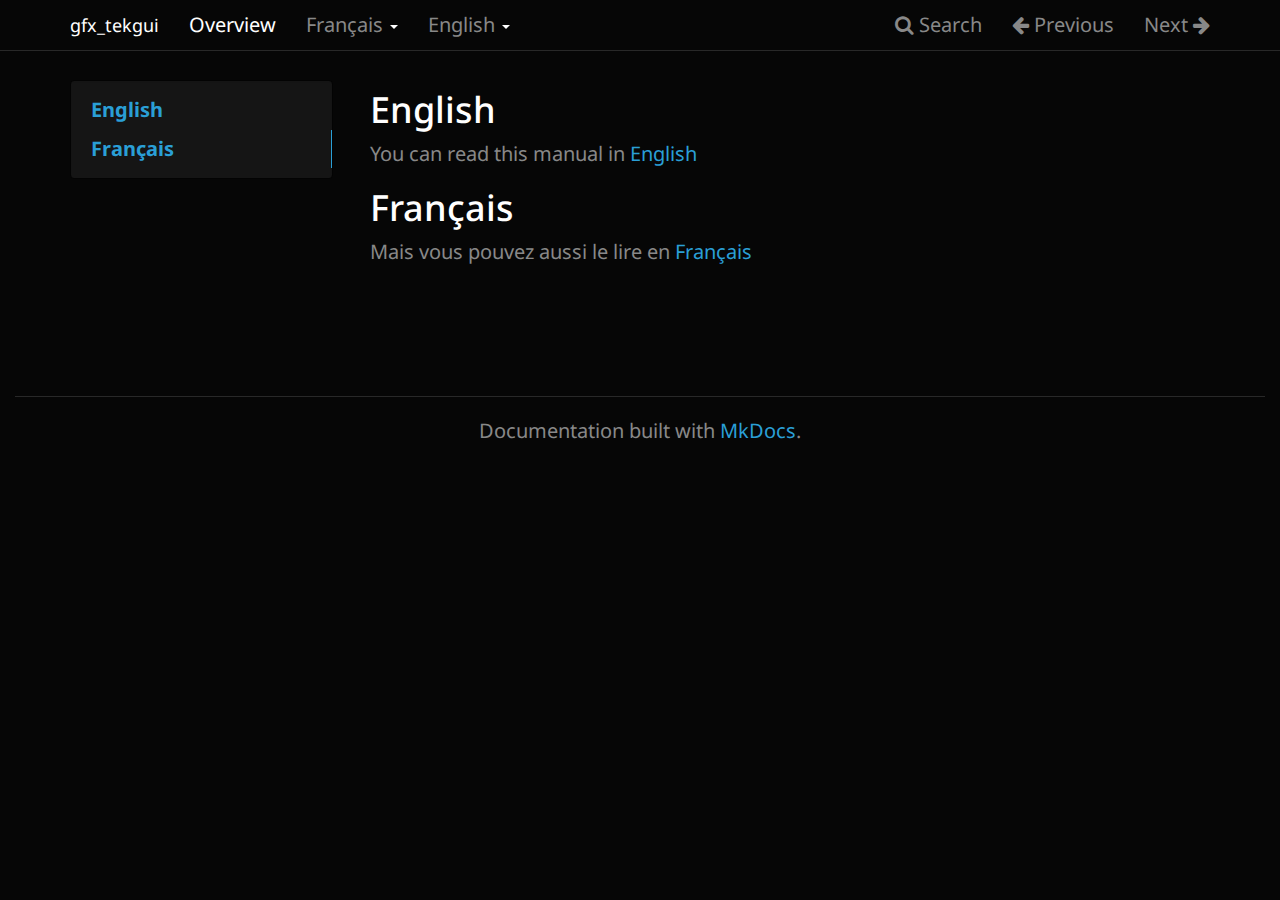
<file: index.html>
<!DOCTYPE html>
<html lang="en">
    <head>
        <meta charset="utf-8">
        <meta http-equiv="X-UA-Compatible" content="IE=edge">
        <meta name="viewport" content="width=device-width, initial-scale=1.0">
        
        
        
        <link rel="shortcut icon" href="./img/favicon.ico">

	<title>gfx_tekgui</title>

        <link href="./css/bootstrap-custom.min.css" rel="stylesheet">
        <link href="./css/font-awesome-4.0.3.css" rel="stylesheet">
        <link rel="stylesheet" href="./css/highlight.css">
        <link href="./css/base.css" rel="stylesheet">
        <link href="./css/extra.css" rel="stylesheet">
        <link href="./css/highlight-fix.css" rel="stylesheet">

        <!-- HTML5 shim and Respond.js IE8 support of HTML5 elements and media queries -->
        <!--[if lt IE 9]>
            <script src="https://oss.maxcdn.com/libs/html5shiv/3.7.0/html5shiv.js"></script>
            <script src="https://oss.maxcdn.com/libs/respond.js/1.3.0/respond.min.js"></script>
        <![endif]-->

        
    </head>

    <body>

        <div class="navbar navbar-default navbar-fixed-top" role="navigation">
    <div class="container">

        <!-- Collapsed navigation -->
        <div class="navbar-header">
            <!-- Expander button -->
            <button type="button" class="navbar-toggle" data-toggle="collapse" data-target=".navbar-collapse">
                <span class="sr-only">Toggle navigation</span>
                <span class="icon-bar"></span>
                <span class="icon-bar"></span>
                <span class="icon-bar"></span>
            </button>

            <!-- Main title -->
            <a class="navbar-brand" href=".">gfx_tekgui</a>
        </div>

        <!-- Expanded navigation -->
        <div class="navbar-collapse collapse">
            <!-- Main navigation -->
            <ul class="nav navbar-nav">
            
            
                <li class="active">
                    <a href=".">Overview</a>
                </li>
            
            
            
                <li class="dropdown">
                    <a href="#" class="dropdown-toggle" data-toggle="dropdown">Français <b class="caret"></b></a>
                    <ul class="dropdown-menu">
                    
                        <li >
                            <a href="fr/basics/">Bases</a>
                        </li>
                    
                        <li >
                            <a href="fr/building_ini/">Comment construire un ini</a>
                        </li>
                    
                        <li >
                            <a href="fr/components/">Configuration des conmposants</a>
                        </li>
                    
                        <li >
                            <a href="en/functions/">Fonctions</a>
                        </li>
                    
                        <li >
                            <a href="en/function_list/">Liste des fonction</a>
                        </li>
                    
                        <li >
                            <a href="keys/">Clavier</a>
                        </li>
                    
                    </ul>
                </li>
            
            
            
                <li class="dropdown">
                    <a href="#" class="dropdown-toggle" data-toggle="dropdown">English <b class="caret"></b></a>
                    <ul class="dropdown-menu">
                    
                        <li >
                            <a href="en/basics/">Basics</a>
                        </li>
                    
                        <li >
                            <a href="en/building_ini/">How to build an ini</a>
                        </li>
                    
                        <li >
                            <a href="en/components/">Components configuration</a>
                        </li>
                    
                        <li >
                            <a href="en/functions/">Functions</a>
                        </li>
                    
                        <li >
                            <a href="en/function_list/">Function list</a>
                        </li>
                    
                        <li >
                            <a href="keys/">Keys</a>
                        </li>
                    
                    </ul>
                </li>
            
            
            </ul>

            <!-- Search, Navigation and Repo links -->
            <ul class="nav navbar-nav navbar-right">
                <li>
                    <a href="#" data-toggle="modal" data-target="#mkdocs_search_modal">
                        <i class="fa fa-search"></i> Search
                    </a>
                </li>
                <li class="disabled">
                    <a rel="next" >
                        <i class="fa fa-arrow-left"></i> Previous
                    </a>
                </li>
                <li >
                    <a rel="prev" href="fr/basics/">
                        Next <i class="fa fa-arrow-right"></i>
                    </a>
                </li>
                
            </ul>
        </div>
    </div>
</div>

        <div class="container">
            <div class="col-md-3"><div class="bs-sidebar hidden-print affix well" role="complementary">
    <ul class="nav bs-sidenav">
    
        <li class="main active"><a href="#english">English</a></li>
        
    
        <li class="main "><a href="#francais">Français</a></li>
        
    
    </ul>
</div></div>
            <div class="col-md-9" role="main">

<h1 id="english">English</h1>
<p>You can read this manual in <a href="en/basics/">English</a></p>
<h1 id="francais">Français</h1>
<p>Mais vous pouvez aussi le lire en <a href="fr/basics/">Français</a></p></div>
        </div>

        <footer class="col-md-12">
            <hr>
            
            <center>Documentation built with <a href="http://www.mkdocs.org/">MkDocs</a>.</center>
        </footer>

        <script src="./js/jquery-1.10.2.min.js"></script>
        <script src="./js/bootstrap-3.0.3.min.js"></script>
        <script src="./js/highlight.pack.js"></script>
        <script>var base_url = '.';</script>
        <script data-main="./mkdocs/js/search.js" src="./mkdocs/js/require.js"></script>
        <script src="./js/base.js"></script>

        <div class="modal" id="mkdocs_search_modal" tabindex="-1" role="dialog" aria-labelledby="Search Modal" aria-hidden="true">
            <div class="modal-dialog">
                <div class="modal-content">
                    <div class="modal-header">
                        <button type="button" class="close" data-dismiss="modal"><span aria-hidden="true">&times;</span><span class="sr-only">Close</span></button>
                        <h4 class="modal-title" id="exampleModalLabel">Search</h4>
                    </div>
                    <div class="modal-body">
                        <p>
                            From here you can search these documents. Enter
                            your search terms below.
                        </p>
                        <form role="form">
                            <div class="form-group">
                                <input type="text" class="form-control" placeholder="Search..." id="mkdocs-search-query">
                            </div>
                        </form>
                        <div id="mkdocs-search-results"></div>
                    </div>
                    <div class="modal-footer">
                    </div>
                </div>
            </div>
        </div>
    </body>
</html>
</file>
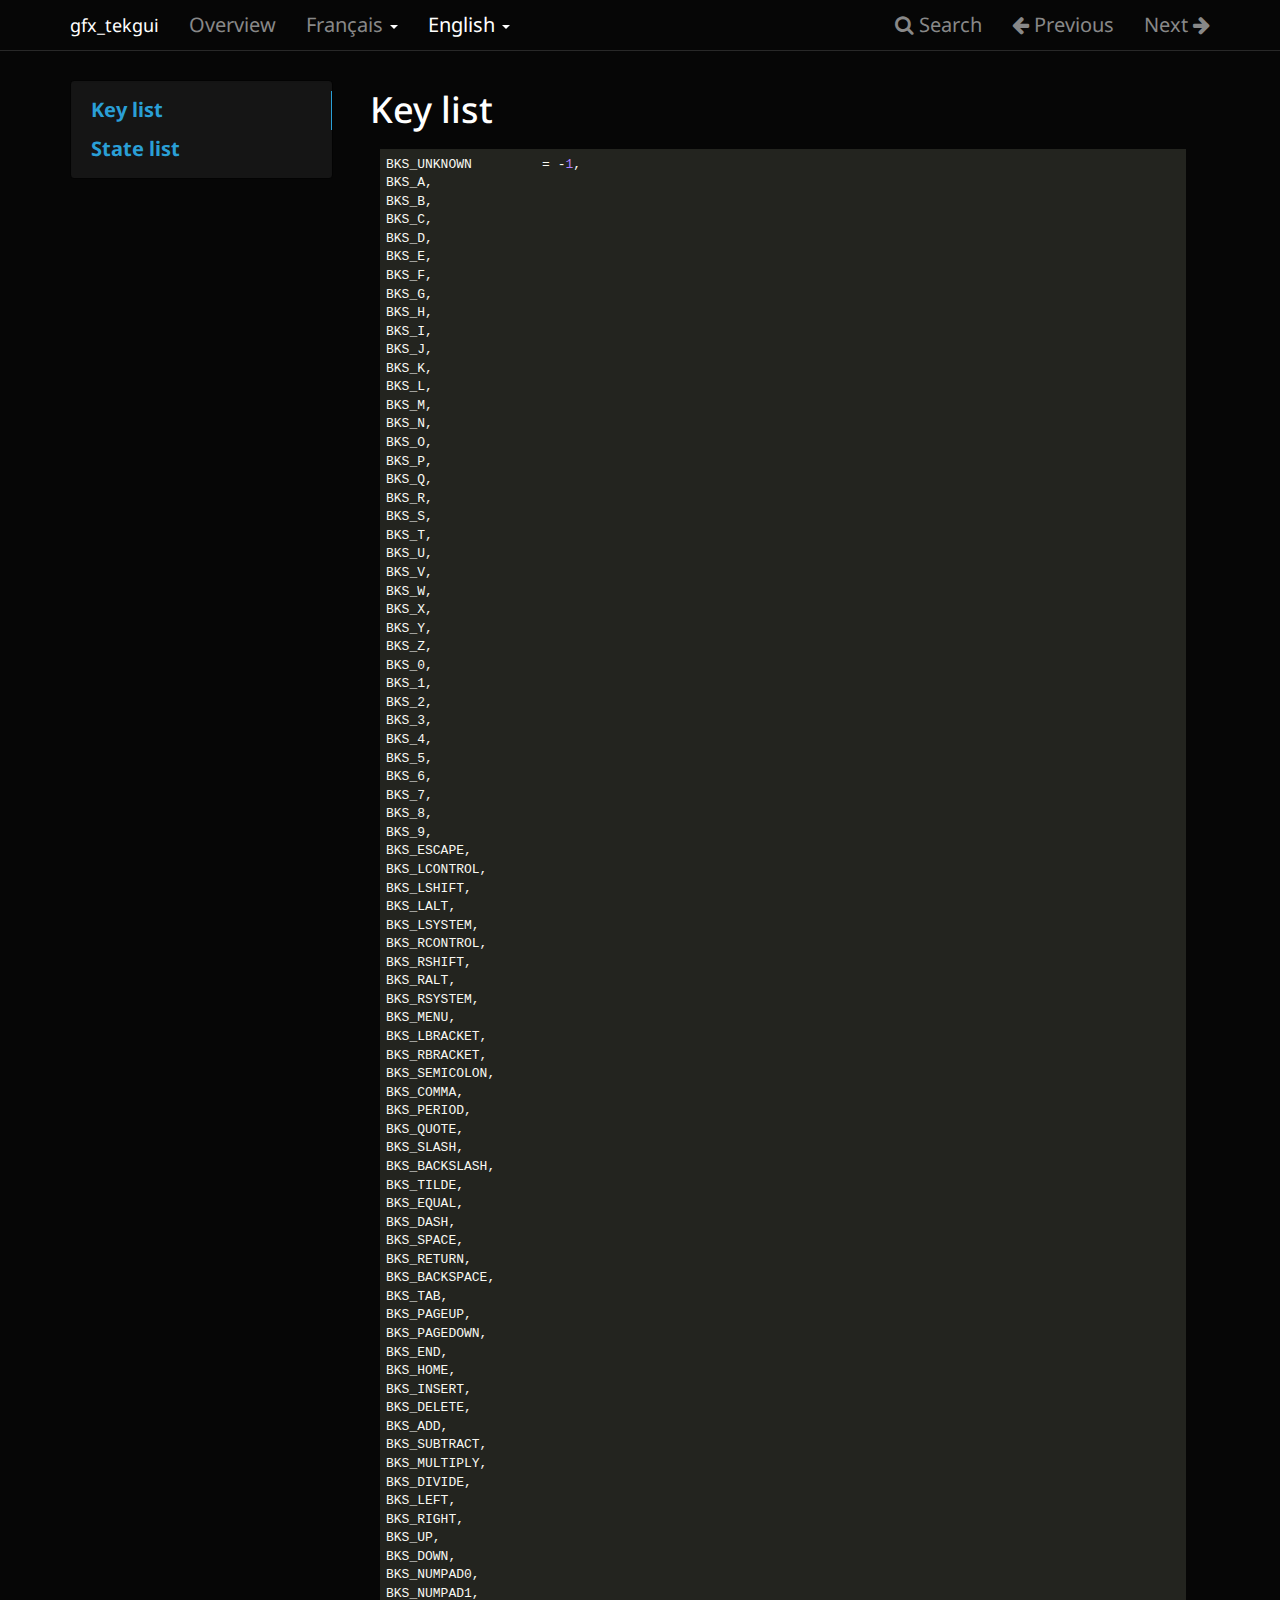
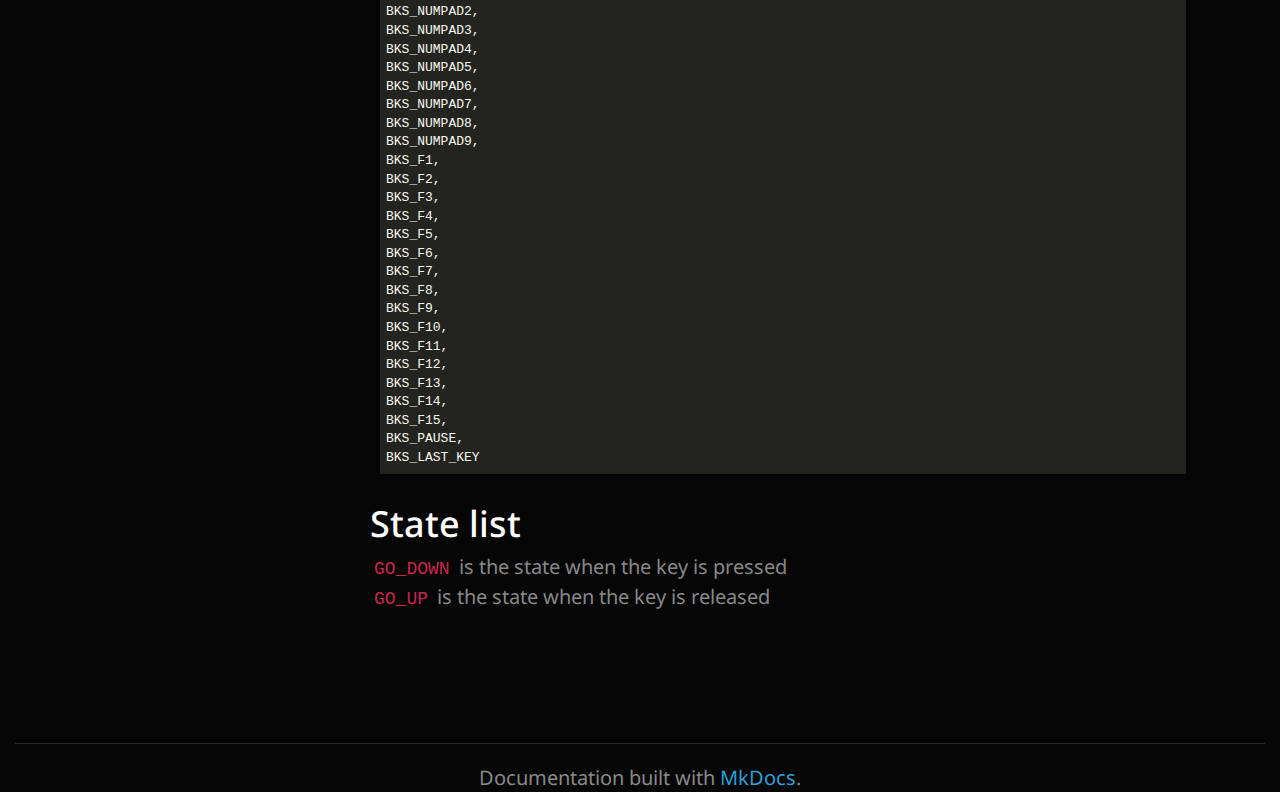
<file: keys/index.html>
<!DOCTYPE html>
<html lang="en">
    <head>
        <meta charset="utf-8">
        <meta http-equiv="X-UA-Compatible" content="IE=edge">
        <meta name="viewport" content="width=device-width, initial-scale=1.0">
        
        
        
        <link rel="shortcut icon" href="../img/favicon.ico">

	<title>Keys - gfx_tekgui</title>

        <link href="../css/bootstrap-custom.min.css" rel="stylesheet">
        <link href="../css/font-awesome-4.0.3.css" rel="stylesheet">
        <link rel="stylesheet" href="../css/highlight.css">
        <link href="../css/base.css" rel="stylesheet">
        <link href="../css/extra.css" rel="stylesheet">
        <link href="../css/highlight-fix.css" rel="stylesheet">

        <!-- HTML5 shim and Respond.js IE8 support of HTML5 elements and media queries -->
        <!--[if lt IE 9]>
            <script src="https://oss.maxcdn.com/libs/html5shiv/3.7.0/html5shiv.js"></script>
            <script src="https://oss.maxcdn.com/libs/respond.js/1.3.0/respond.min.js"></script>
        <![endif]-->

        
    </head>

    <body>

        <div class="navbar navbar-default navbar-fixed-top" role="navigation">
    <div class="container">

        <!-- Collapsed navigation -->
        <div class="navbar-header">
            <!-- Expander button -->
            <button type="button" class="navbar-toggle" data-toggle="collapse" data-target=".navbar-collapse">
                <span class="sr-only">Toggle navigation</span>
                <span class="icon-bar"></span>
                <span class="icon-bar"></span>
                <span class="icon-bar"></span>
            </button>

            <!-- Main title -->
            <a class="navbar-brand" href="..">gfx_tekgui</a>
        </div>

        <!-- Expanded navigation -->
        <div class="navbar-collapse collapse">
            <!-- Main navigation -->
            <ul class="nav navbar-nav">
            
            
                <li >
                    <a href="..">Overview</a>
                </li>
            
            
            
                <li class="dropdown">
                    <a href="#" class="dropdown-toggle" data-toggle="dropdown">Français <b class="caret"></b></a>
                    <ul class="dropdown-menu">
                    
                        <li >
                            <a href="../fr/basics/">Bases</a>
                        </li>
                    
                        <li >
                            <a href="../fr/building_ini/">Comment construire un ini</a>
                        </li>
                    
                        <li >
                            <a href="../fr/components/">Configuration des conmposants</a>
                        </li>
                    
                        <li >
                            <a href="../en/functions/">Fonctions</a>
                        </li>
                    
                        <li >
                            <a href="../en/function_list/">Liste des fonction</a>
                        </li>
                    
                        <li >
                            <a href="./">Clavier</a>
                        </li>
                    
                    </ul>
                </li>
            
            
            
                <li class="dropdown active">
                    <a href="#" class="dropdown-toggle" data-toggle="dropdown">English <b class="caret"></b></a>
                    <ul class="dropdown-menu">
                    
                        <li >
                            <a href="../en/basics/">Basics</a>
                        </li>
                    
                        <li >
                            <a href="../en/building_ini/">How to build an ini</a>
                        </li>
                    
                        <li >
                            <a href="../en/components/">Components configuration</a>
                        </li>
                    
                        <li >
                            <a href="../en/functions/">Functions</a>
                        </li>
                    
                        <li >
                            <a href="../en/function_list/">Function list</a>
                        </li>
                    
                        <li class="active">
                            <a href="./">Keys</a>
                        </li>
                    
                    </ul>
                </li>
            
            
            </ul>

            <!-- Search, Navigation and Repo links -->
            <ul class="nav navbar-nav navbar-right">
                <li>
                    <a href="#" data-toggle="modal" data-target="#mkdocs_search_modal">
                        <i class="fa fa-search"></i> Search
                    </a>
                </li>
                <li >
                    <a rel="next" href="../en/function_list/">
                        <i class="fa fa-arrow-left"></i> Previous
                    </a>
                </li>
                <li class="disabled">
                    <a rel="prev" >
                        Next <i class="fa fa-arrow-right"></i>
                    </a>
                </li>
                
            </ul>
        </div>
    </div>
</div>

        <div class="container">
            <div class="col-md-3"><div class="bs-sidebar hidden-print affix well" role="complementary">
    <ul class="nav bs-sidenav">
    
        <li class="main active"><a href="#key-list">Key list</a></li>
        
    
        <li class="main "><a href="#state-list">State list</a></li>
        
    
    </ul>
</div></div>
            <div class="col-md-9" role="main">

<h1 id="key-list">Key list</h1>
<pre><code class="c">BKS_UNKNOWN         = -1,
BKS_A,
BKS_B,
BKS_C,
BKS_D,
BKS_E,
BKS_F,
BKS_G,
BKS_H,
BKS_I,
BKS_J,
BKS_K,
BKS_L,
BKS_M,
BKS_N,
BKS_O,
BKS_P,
BKS_Q,
BKS_R,
BKS_S,
BKS_T,
BKS_U,
BKS_V,
BKS_W,
BKS_X,
BKS_Y,
BKS_Z,
BKS_0,
BKS_1,
BKS_2,
BKS_3,
BKS_4,
BKS_5,
BKS_6,
BKS_7,
BKS_8,
BKS_9,
BKS_ESCAPE,
BKS_LCONTROL,
BKS_LSHIFT,
BKS_LALT,
BKS_LSYSTEM,
BKS_RCONTROL,
BKS_RSHIFT,
BKS_RALT,
BKS_RSYSTEM,
BKS_MENU,
BKS_LBRACKET,
BKS_RBRACKET,
BKS_SEMICOLON,
BKS_COMMA,
BKS_PERIOD,
BKS_QUOTE,
BKS_SLASH,
BKS_BACKSLASH,
BKS_TILDE,
BKS_EQUAL,
BKS_DASH,
BKS_SPACE,
BKS_RETURN,
BKS_BACKSPACE,
BKS_TAB,
BKS_PAGEUP,
BKS_PAGEDOWN,
BKS_END,
BKS_HOME,
BKS_INSERT,
BKS_DELETE,
BKS_ADD,
BKS_SUBTRACT,
BKS_MULTIPLY,
BKS_DIVIDE,
BKS_LEFT,
BKS_RIGHT,
BKS_UP,
BKS_DOWN,
BKS_NUMPAD0,
BKS_NUMPAD1,
BKS_NUMPAD2,
BKS_NUMPAD3,
BKS_NUMPAD4,
BKS_NUMPAD5,
BKS_NUMPAD6,
BKS_NUMPAD7,
BKS_NUMPAD8,
BKS_NUMPAD9,
BKS_F1,
BKS_F2,
BKS_F3,
BKS_F4,
BKS_F5,
BKS_F6,
BKS_F7,
BKS_F8,
BKS_F9,
BKS_F10,
BKS_F11,
BKS_F12,
BKS_F13,
BKS_F14,
BKS_F15,
BKS_PAUSE,
BKS_LAST_KEY
</code></pre>

<h1 id="state-list">State list</h1>
<p><code>GO_DOWN</code> is the state when the key is pressed<br />
<code>GO_UP</code> is the state when the key is released</p></div>
        </div>

        <footer class="col-md-12">
            <hr>
            
            <center>Documentation built with <a href="http://www.mkdocs.org/">MkDocs</a>.</center>
        </footer>

        <script src="../js/jquery-1.10.2.min.js"></script>
        <script src="../js/bootstrap-3.0.3.min.js"></script>
        <script src="../js/highlight.pack.js"></script>
        <script>var base_url = '..';</script>
        <script data-main="../mkdocs/js/search.js" src="../mkdocs/js/require.js"></script>
        <script src="../js/base.js"></script>

        <div class="modal" id="mkdocs_search_modal" tabindex="-1" role="dialog" aria-labelledby="Search Modal" aria-hidden="true">
            <div class="modal-dialog">
                <div class="modal-content">
                    <div class="modal-header">
                        <button type="button" class="close" data-dismiss="modal"><span aria-hidden="true">&times;</span><span class="sr-only">Close</span></button>
                        <h4 class="modal-title" id="exampleModalLabel">Search</h4>
                    </div>
                    <div class="modal-body">
                        <p>
                            From here you can search these documents. Enter
                            your search terms below.
                        </p>
                        <form role="form">
                            <div class="form-group">
                                <input type="text" class="form-control" placeholder="Search..." id="mkdocs-search-query">
                            </div>
                        </form>
                        <div id="mkdocs-search-results"></div>
                    </div>
                    <div class="modal-footer">
                    </div>
                </div>
            </div>
        </div>
    </body>
</html>
</file>
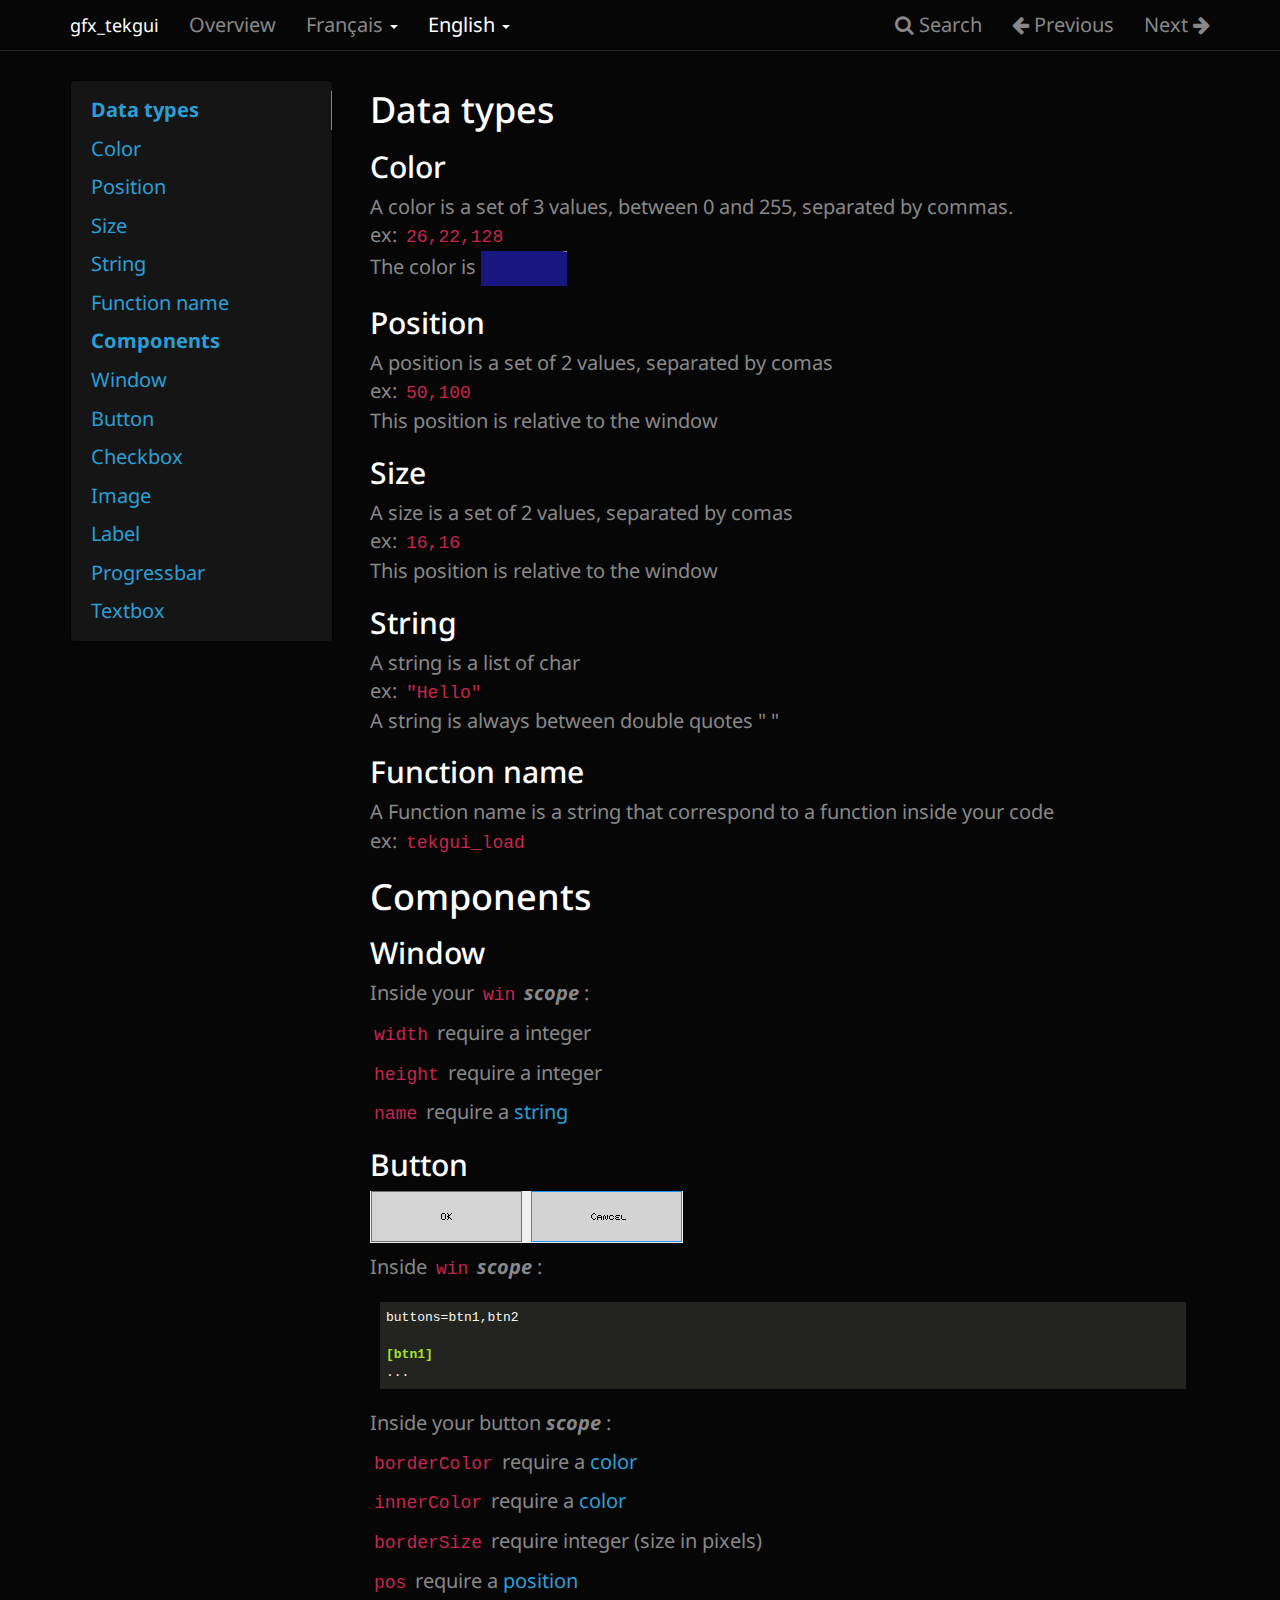
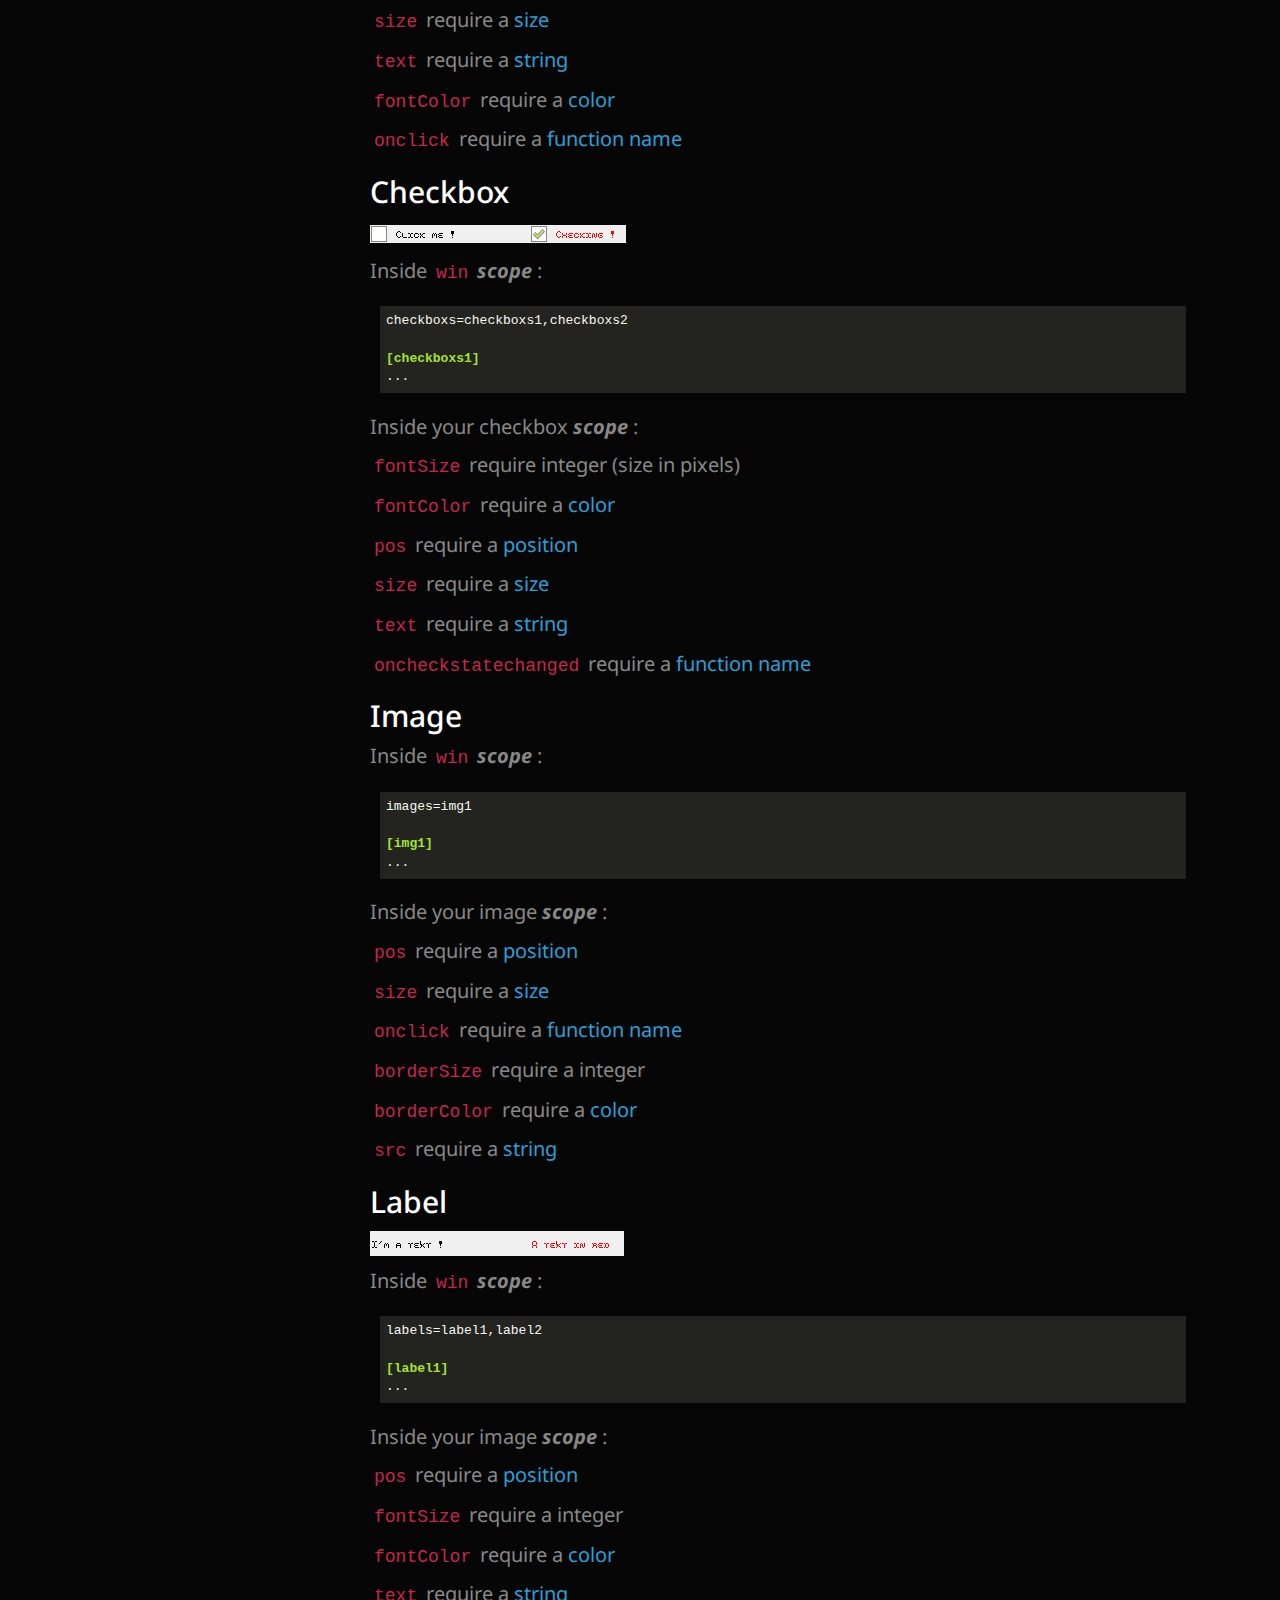
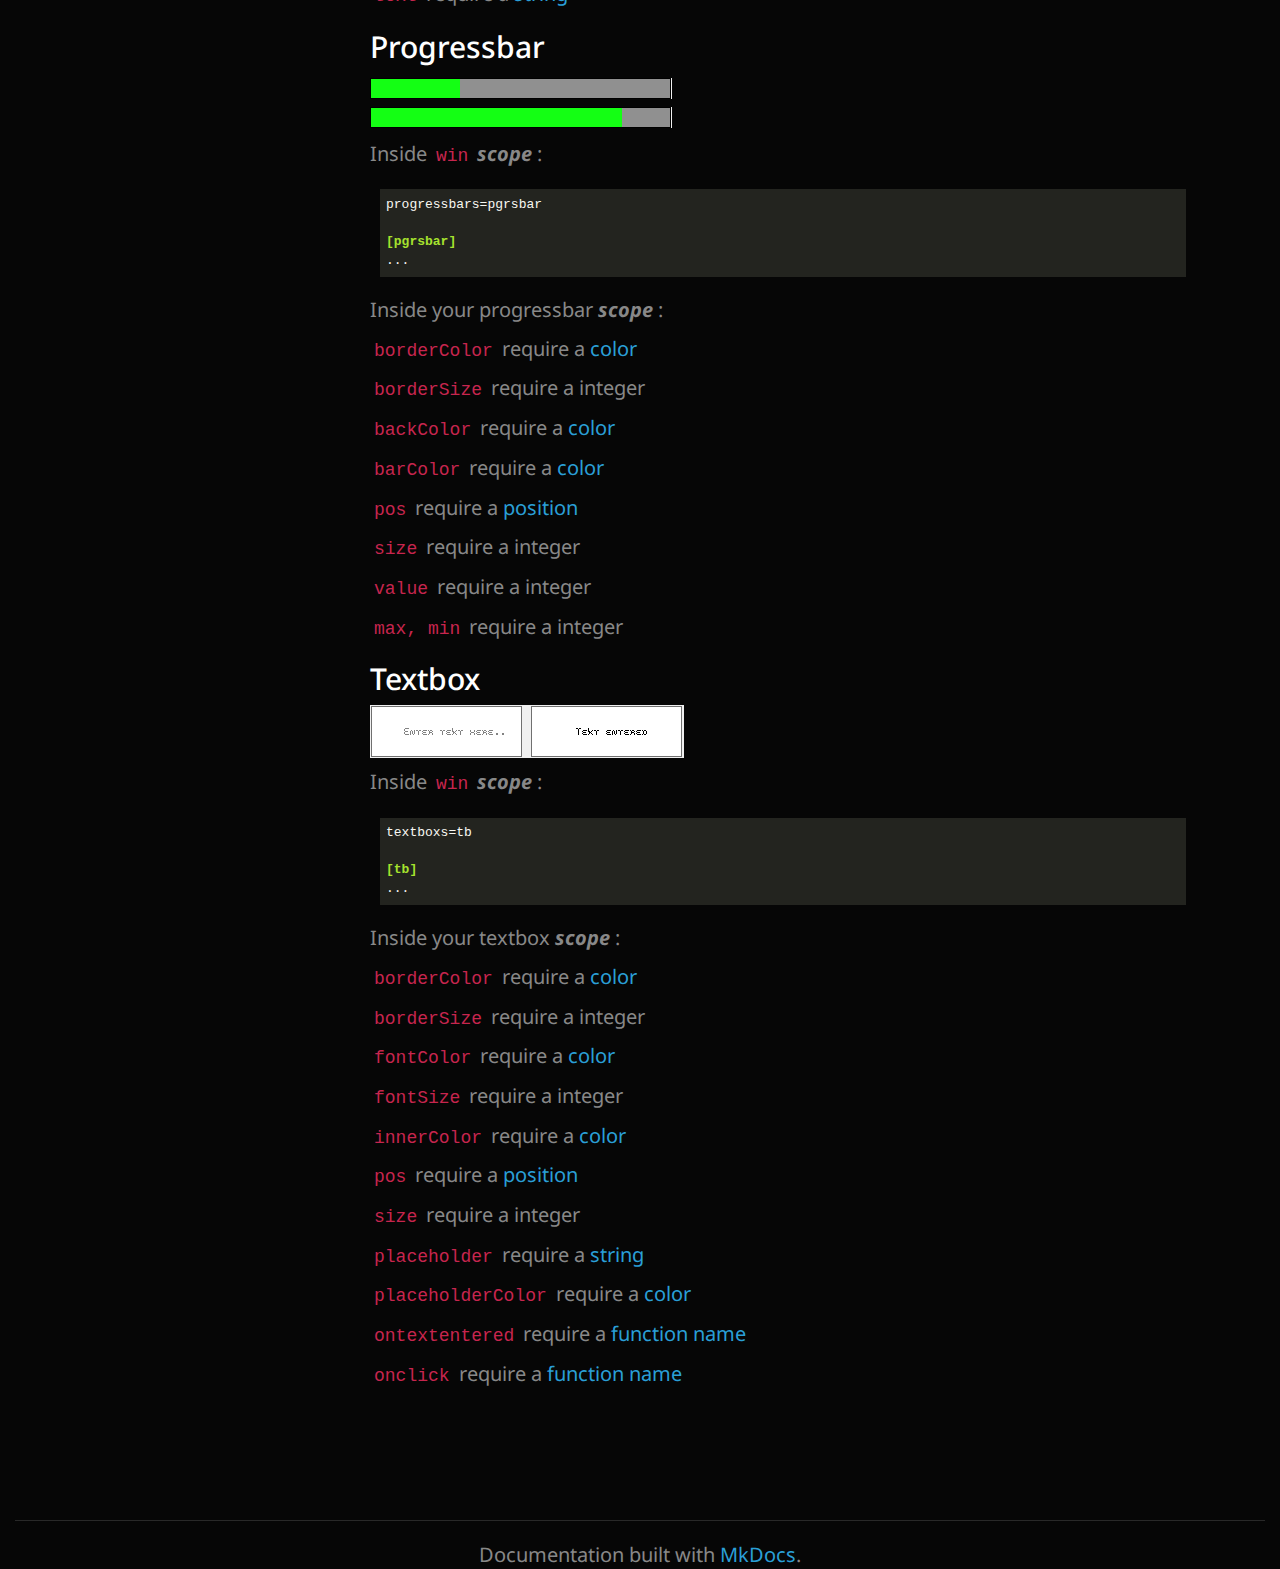
<file: en/components/index.html>
<!DOCTYPE html>
<html lang="en">
    <head>
        <meta charset="utf-8">
        <meta http-equiv="X-UA-Compatible" content="IE=edge">
        <meta name="viewport" content="width=device-width, initial-scale=1.0">
        
        
        
        <link rel="shortcut icon" href="../../img/favicon.ico">

	<title>Components configuration - gfx_tekgui</title>

        <link href="../../css/bootstrap-custom.min.css" rel="stylesheet">
        <link href="../../css/font-awesome-4.0.3.css" rel="stylesheet">
        <link rel="stylesheet" href="../../css/highlight.css">
        <link href="../../css/base.css" rel="stylesheet">
        <link href="../../css/extra.css" rel="stylesheet">
        <link href="../../css/highlight-fix.css" rel="stylesheet">

        <!-- HTML5 shim and Respond.js IE8 support of HTML5 elements and media queries -->
        <!--[if lt IE 9]>
            <script src="https://oss.maxcdn.com/libs/html5shiv/3.7.0/html5shiv.js"></script>
            <script src="https://oss.maxcdn.com/libs/respond.js/1.3.0/respond.min.js"></script>
        <![endif]-->

        
    </head>

    <body>

        <div class="navbar navbar-default navbar-fixed-top" role="navigation">
    <div class="container">

        <!-- Collapsed navigation -->
        <div class="navbar-header">
            <!-- Expander button -->
            <button type="button" class="navbar-toggle" data-toggle="collapse" data-target=".navbar-collapse">
                <span class="sr-only">Toggle navigation</span>
                <span class="icon-bar"></span>
                <span class="icon-bar"></span>
                <span class="icon-bar"></span>
            </button>

            <!-- Main title -->
            <a class="navbar-brand" href="../..">gfx_tekgui</a>
        </div>

        <!-- Expanded navigation -->
        <div class="navbar-collapse collapse">
            <!-- Main navigation -->
            <ul class="nav navbar-nav">
            
            
                <li >
                    <a href="../..">Overview</a>
                </li>
            
            
            
                <li class="dropdown">
                    <a href="#" class="dropdown-toggle" data-toggle="dropdown">Français <b class="caret"></b></a>
                    <ul class="dropdown-menu">
                    
                        <li >
                            <a href="../../fr/basics/">Bases</a>
                        </li>
                    
                        <li >
                            <a href="../../fr/building_ini/">Comment construire un ini</a>
                        </li>
                    
                        <li >
                            <a href="../../fr/components/">Configuration des conmposants</a>
                        </li>
                    
                        <li >
                            <a href="../functions/">Fonctions</a>
                        </li>
                    
                        <li >
                            <a href="../function_list/">Liste des fonction</a>
                        </li>
                    
                        <li >
                            <a href="../../keys/">Clavier</a>
                        </li>
                    
                    </ul>
                </li>
            
            
            
                <li class="dropdown active">
                    <a href="#" class="dropdown-toggle" data-toggle="dropdown">English <b class="caret"></b></a>
                    <ul class="dropdown-menu">
                    
                        <li >
                            <a href="../basics/">Basics</a>
                        </li>
                    
                        <li >
                            <a href="../building_ini/">How to build an ini</a>
                        </li>
                    
                        <li class="active">
                            <a href="./">Components configuration</a>
                        </li>
                    
                        <li >
                            <a href="../functions/">Functions</a>
                        </li>
                    
                        <li >
                            <a href="../function_list/">Function list</a>
                        </li>
                    
                        <li >
                            <a href="../../keys/">Keys</a>
                        </li>
                    
                    </ul>
                </li>
            
            
            </ul>

            <!-- Search, Navigation and Repo links -->
            <ul class="nav navbar-nav navbar-right">
                <li>
                    <a href="#" data-toggle="modal" data-target="#mkdocs_search_modal">
                        <i class="fa fa-search"></i> Search
                    </a>
                </li>
                <li >
                    <a rel="next" href="../building_ini/">
                        <i class="fa fa-arrow-left"></i> Previous
                    </a>
                </li>
                <li >
                    <a rel="prev" href="../functions/">
                        Next <i class="fa fa-arrow-right"></i>
                    </a>
                </li>
                
            </ul>
        </div>
    </div>
</div>

        <div class="container">
            <div class="col-md-3"><div class="bs-sidebar hidden-print affix well" role="complementary">
    <ul class="nav bs-sidenav">
    
        <li class="main active"><a href="#data-types">Data types</a></li>
        
            <li><a href="#color">Color</a></li>
        
            <li><a href="#position">Position</a></li>
        
            <li><a href="#size">Size</a></li>
        
            <li><a href="#string">String</a></li>
        
            <li><a href="#function-name">Function name</a></li>
        
    
        <li class="main "><a href="#components">Components</a></li>
        
            <li><a href="#window">Window</a></li>
        
            <li><a href="#button">Button</a></li>
        
            <li><a href="#checkbox">Checkbox</a></li>
        
            <li><a href="#image">Image</a></li>
        
            <li><a href="#label">Label</a></li>
        
            <li><a href="#progressbar">Progressbar</a></li>
        
            <li><a href="#textbox">Textbox</a></li>
        
    
    </ul>
</div></div>
            <div class="col-md-9" role="main">

<h1 id="data-types">Data types</h1>
<h2 id="color">Color</h2>
<p>A color is a set of 3 values, between 0 and 255, separated by commas. <br> ex: <code>26,22,128</code> <br> The color is <img alt="preview image" src="../../img/blue_color.png" /></p>
<h2 id="position">Position</h2>
<p>A position is a set of 2 values, separated by comas <br> ex: <code>50,100</code> <br> This position is relative to the window</p>
<h2 id="size">Size</h2>
<p>A size is a set of 2 values, separated by comas <br> ex: <code>16,16</code> <br> This position is relative to the window</p>
<h2 id="string">String</h2>
<p>A string is a list of char <br> ex: <code>"Hello"</code> <br> A string is always between double quotes " "</p>
<h2 id="function-name">Function name</h2>
<p>A Function name is a string that correspond to a function inside your code <br> ex: <code>tekgui_load</code></p>
<h1 id="components">Components</h1>
<h2 id="window">Window</h2>
<p>Inside your <code>win</code> <strong><em>scope</em></strong> :</p>
<p><code>width</code> require a integer</p>
<p><code>height</code> require a integer</p>
<p><code>name</code> require a <a href="../../en/components/#string">string</a></p>
<h2 id="button">Button</h2>
<p><img alt="preview" src="../../img/button.png" /></p>
<p>Inside <code>win</code> <strong><em>scope</em></strong> :</p>
<pre><code class="ini">buttons=btn1,btn2

[btn1]
...
</code></pre>

<p>Inside your button <strong><em>scope</em></strong> :</p>
<p><code>borderColor</code> require a <a href="../../en/components/#color">color</a></p>
<p><code>innerColor</code> require a <a href="../../en/components/#color">color</a></p>
<p><code>borderSize</code> require integer (size in pixels)</p>
<p><code>pos</code> require a <a href="../../en/components/#position">position</a></p>
<p><code>size</code> require a <a href="../../en/components/#size">size</a></p>
<p><code>text</code> require a <a href="../../en/components/#string">string</a></p>
<p><code>fontColor</code> require a <a href="../../en/components/#color">color</a></p>
<p><code>onclick</code> require a <a href="../../en/components/#function-name">function name</a></p>
<h2 id="checkbox">Checkbox</h2>
<p><img alt="preview" src="../../img/checkbox.png" /></p>
<p>Inside <code>win</code> <strong><em>scope</em></strong> :</p>
<pre><code class="ini">checkboxs=checkboxs1,checkboxs2

[checkboxs1]
...
</code></pre>

<p>Inside your checkbox <strong><em>scope</em></strong> :</p>
<p><code>fontSize</code> require integer (size in pixels)</p>
<p><code>fontColor</code>  require a <a href="../../en/components/#color">color</a></p>
<p><code>pos</code> require a <a href="../../en/components/#position">position</a></p>
<p><code>size</code> require a <a href="../../en/components/#size">size</a></p>
<p><code>text</code> require a <a href="../../en/components/#string">string</a></p>
<p><code>oncheckstatechanged</code> require a <a href="../../en/components/#function-name">function name</a></p>
<h2 id="image">Image</h2>
<p>Inside <code>win</code> <strong><em>scope</em></strong> :</p>
<pre><code class="ini">images=img1

[img1]
...
</code></pre>

<p>Inside your image <strong><em>scope</em></strong> :</p>
<p><code>pos</code> require a <a href="../../en/components/#position">position</a></p>
<p><code>size</code> require a <a href="../../en/components/#size">size</a></p>
<p><code>onclick</code> require a <a href="../../en/components/#function-name">function name</a></p>
<p><code>borderSize</code> require a integer</p>
<p><code>borderColor</code> require a <a href="../../en/components/#color">color</a></p>
<p><code>src</code> require a <a href="../../en/components/#string">string</a></p>
<h2 id="label">Label</h2>
<p><img alt="preview" src="../../img/label.png" /></p>
<p>Inside <code>win</code> <strong><em>scope</em></strong> :</p>
<pre><code class="ini">labels=label1,label2

[label1]
...
</code></pre>

<p>Inside your image <strong><em>scope</em></strong> :</p>
<p><code>pos</code> require a <a href="../../en/components/#position">position</a></p>
<p><code>fontSize</code> require a integer</p>
<p><code>fontColor</code> require a <a href="../../en/components/#color">color</a></p>
<p><code>text</code> require a <a href="../../en/components/#string">string</a></p>
<h2 id="progressbar">Progressbar</h2>
<p><img alt="preview" src="../../img/progressbar1.png" /><br />
<img alt="preview" src="../../img/progressbar2.png" /></p>
<p>Inside <code>win</code> <strong><em>scope</em></strong> :</p>
<pre><code class="ini">progressbars=pgrsbar

[pgrsbar]
...
</code></pre>

<p>Inside your progressbar <strong><em>scope</em></strong> :</p>
<p><code>borderColor</code> require a <a href="../../en/components/#color">color</a></p>
<p><code>borderSize</code> require a integer</p>
<p><code>backColor</code> require a <a href="../../en/components/#color">color</a></p>
<p><code>barColor</code> require a <a href="../../en/components/#color">color</a></p>
<p><code>pos</code> require a <a href="../../en/components/#position">position</a></p>
<p><code>size</code> require a integer</p>
<p><code>value</code> require a integer</p>
<p><code>max, min</code> require a integer</p>
<h2 id="textbox">Textbox</h2>
<p><img alt="preview" src="../../img/textbox.png" /></p>
<p>Inside <code>win</code> <strong><em>scope</em></strong> :</p>
<pre><code class="ini">textboxs=tb

[tb]
...
</code></pre>

<p>Inside your textbox <strong><em>scope</em></strong> :</p>
<p><code>borderColor</code> require a <a href="../../en/components/#color">color</a></p>
<p><code>borderSize</code> require a integer</p>
<p><code>fontColor</code> require a <a href="../../en/components/#color">color</a></p>
<p><code>fontSize</code> require a integer</p>
<p><code>innerColor</code> require a <a href="../../en/components/#color">color</a></p>
<p><code>pos</code> require a <a href="../../en/components/#position">position</a></p>
<p><code>size</code> require a integer</p>
<p><code>placeholder</code> require a <a href="../../en/components/#string">string</a></p>
<p><code>placeholderColor</code> require a <a href="../../en/components/#color">color</a></p>
<p><code>ontextentered</code> require a <a href="../../en/components/#function-name">function name</a></p>
<p><code>onclick</code> require a <a href="../../en/components/#function-name">function name</a></p></div>
        </div>

        <footer class="col-md-12">
            <hr>
            
            <center>Documentation built with <a href="http://www.mkdocs.org/">MkDocs</a>.</center>
        </footer>

        <script src="../../js/jquery-1.10.2.min.js"></script>
        <script src="../../js/bootstrap-3.0.3.min.js"></script>
        <script src="../../js/highlight.pack.js"></script>
        <script>var base_url = '../..';</script>
        <script data-main="../../mkdocs/js/search.js" src="../../mkdocs/js/require.js"></script>
        <script src="../../js/base.js"></script>

        <div class="modal" id="mkdocs_search_modal" tabindex="-1" role="dialog" aria-labelledby="Search Modal" aria-hidden="true">
            <div class="modal-dialog">
                <div class="modal-content">
                    <div class="modal-header">
                        <button type="button" class="close" data-dismiss="modal"><span aria-hidden="true">&times;</span><span class="sr-only">Close</span></button>
                        <h4 class="modal-title" id="exampleModalLabel">Search</h4>
                    </div>
                    <div class="modal-body">
                        <p>
                            From here you can search these documents. Enter
                            your search terms below.
                        </p>
                        <form role="form">
                            <div class="form-group">
                                <input type="text" class="form-control" placeholder="Search..." id="mkdocs-search-query">
                            </div>
                        </form>
                        <div id="mkdocs-search-results"></div>
                    </div>
                    <div class="modal-footer">
                    </div>
                </div>
            </div>
        </div>
    </body>
</html>
</file>
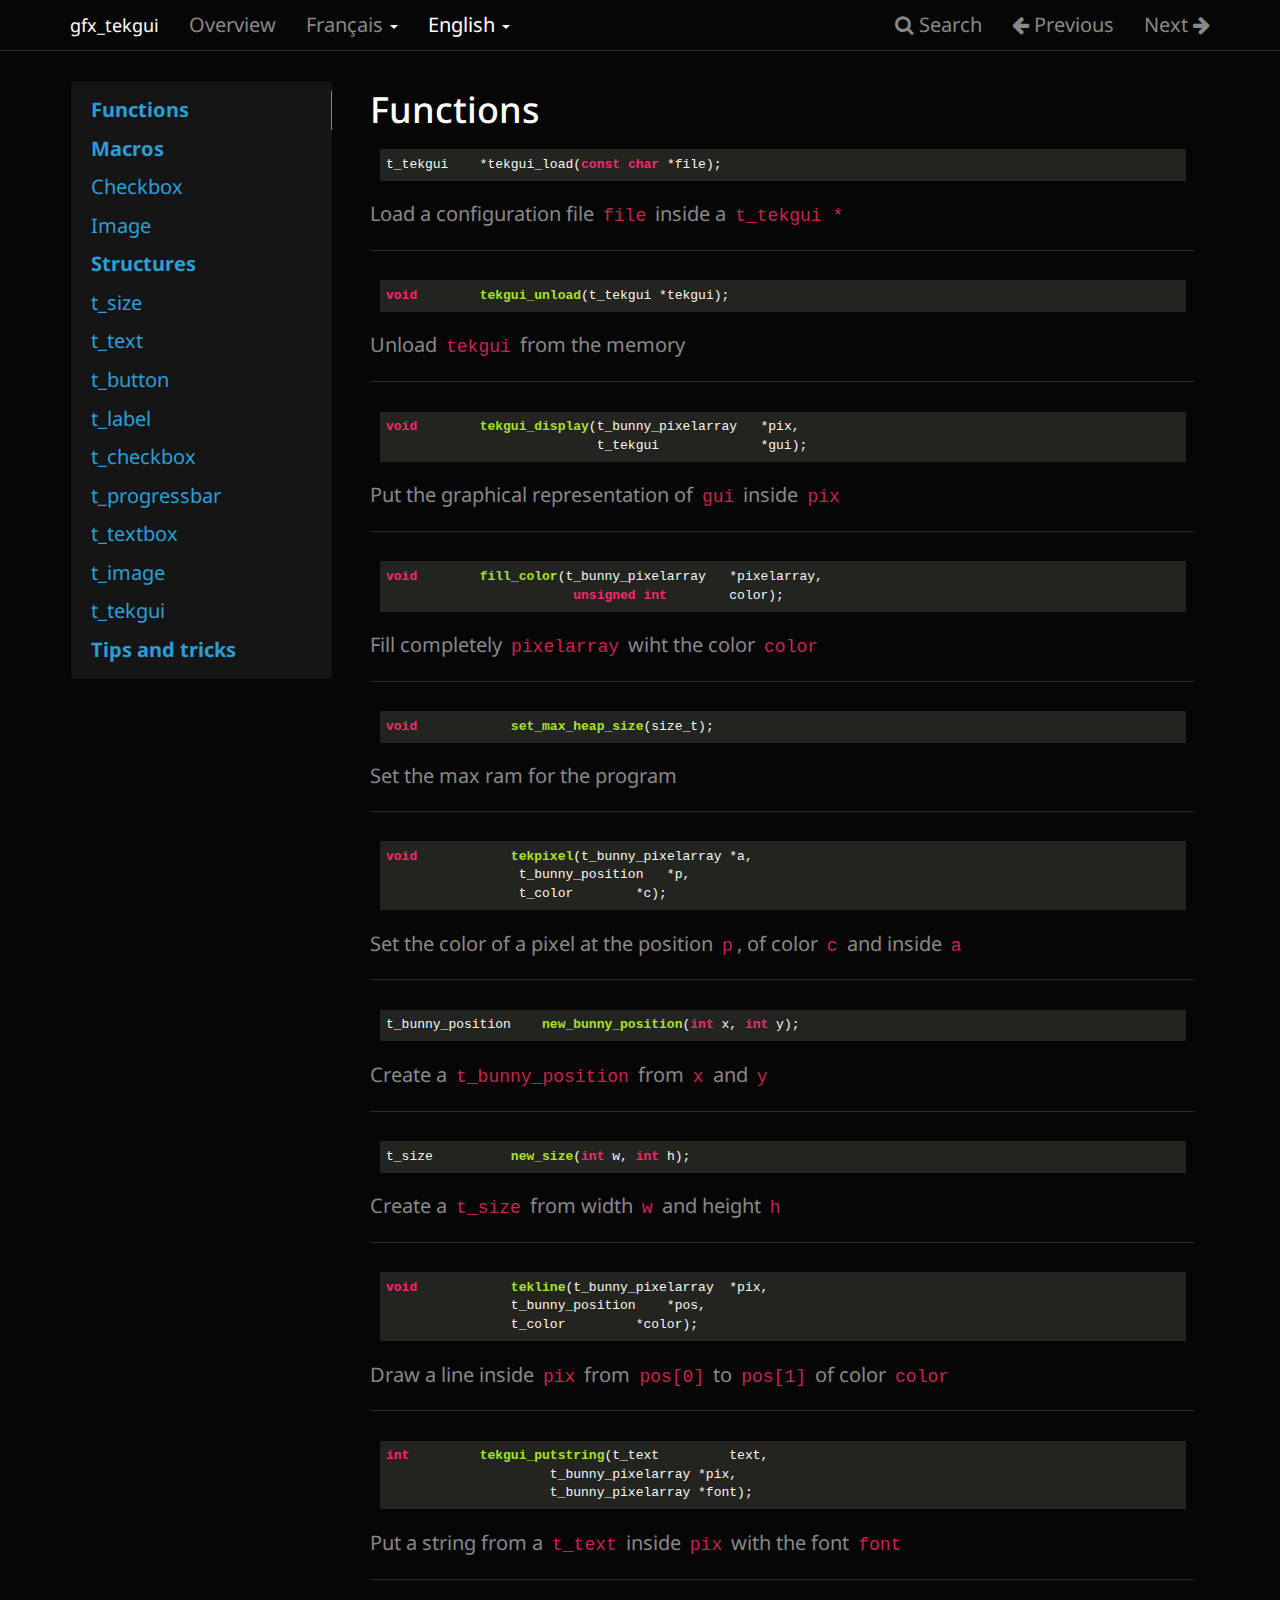
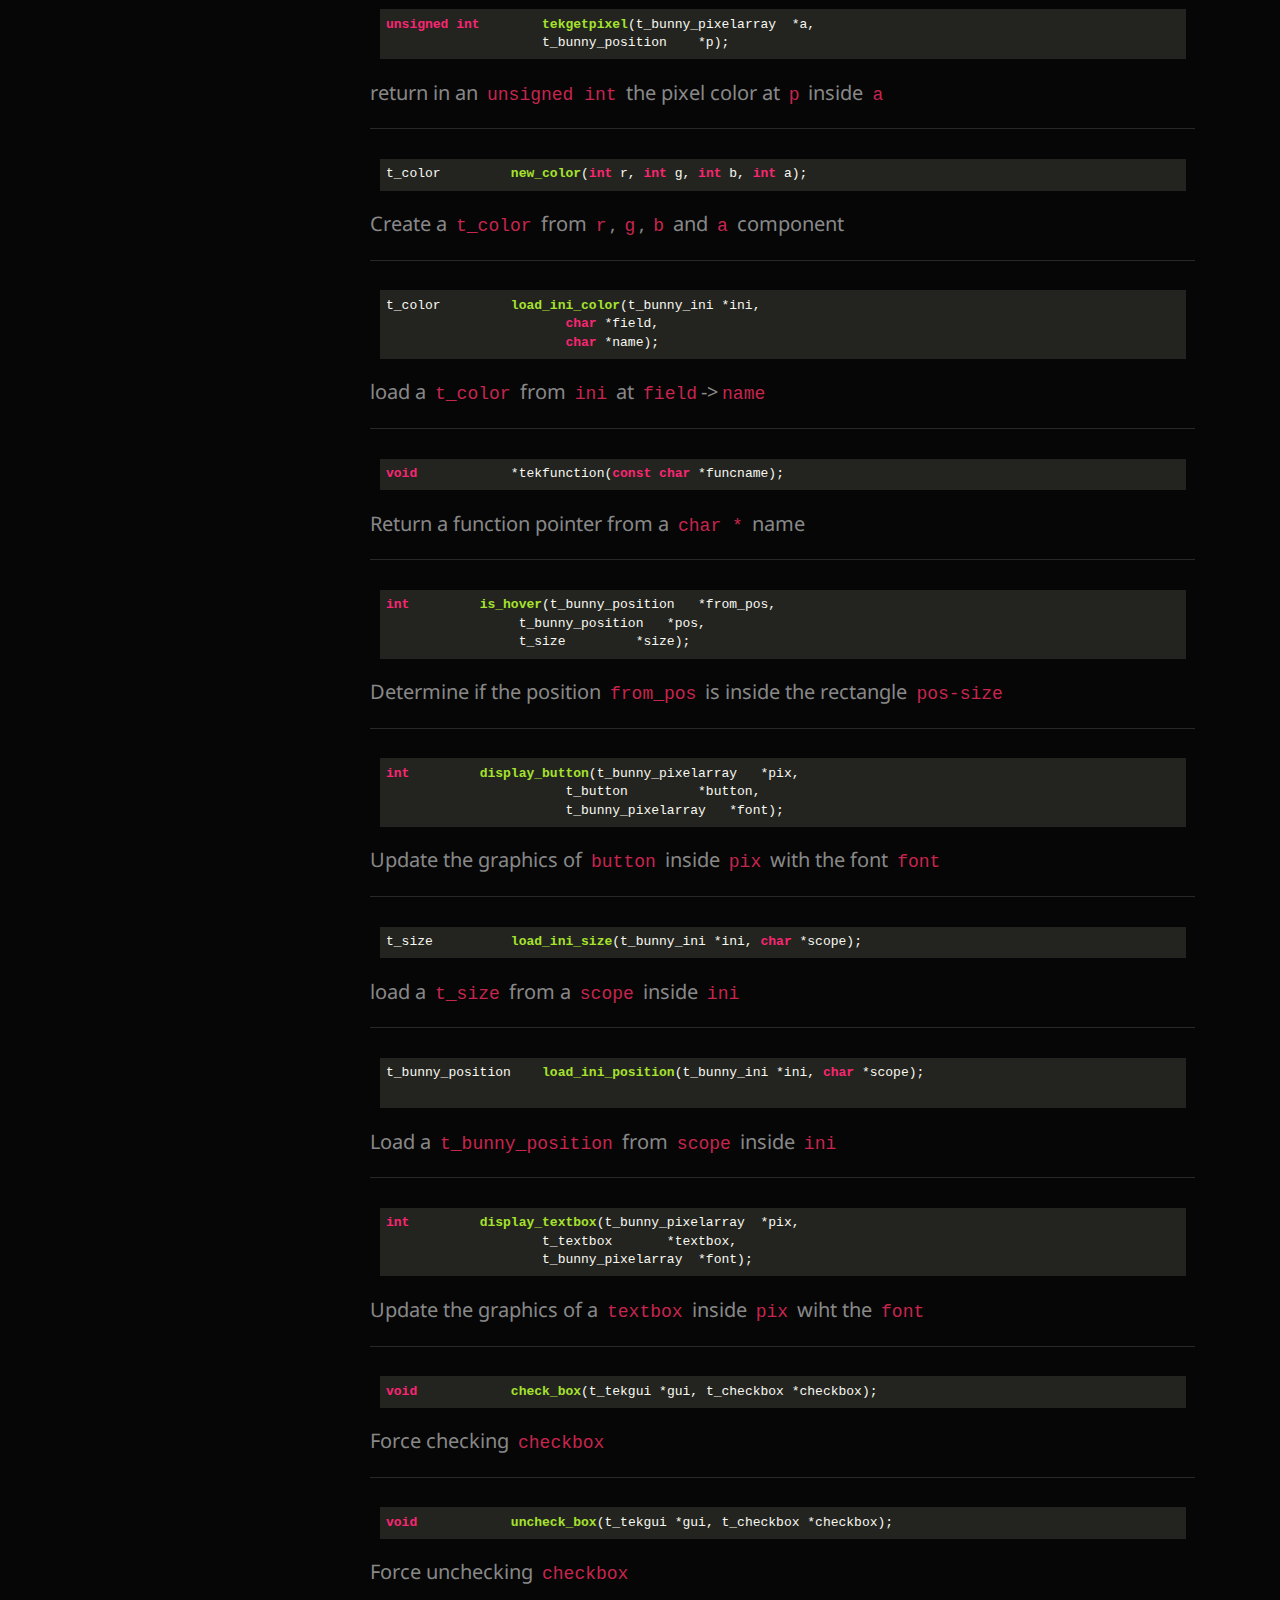
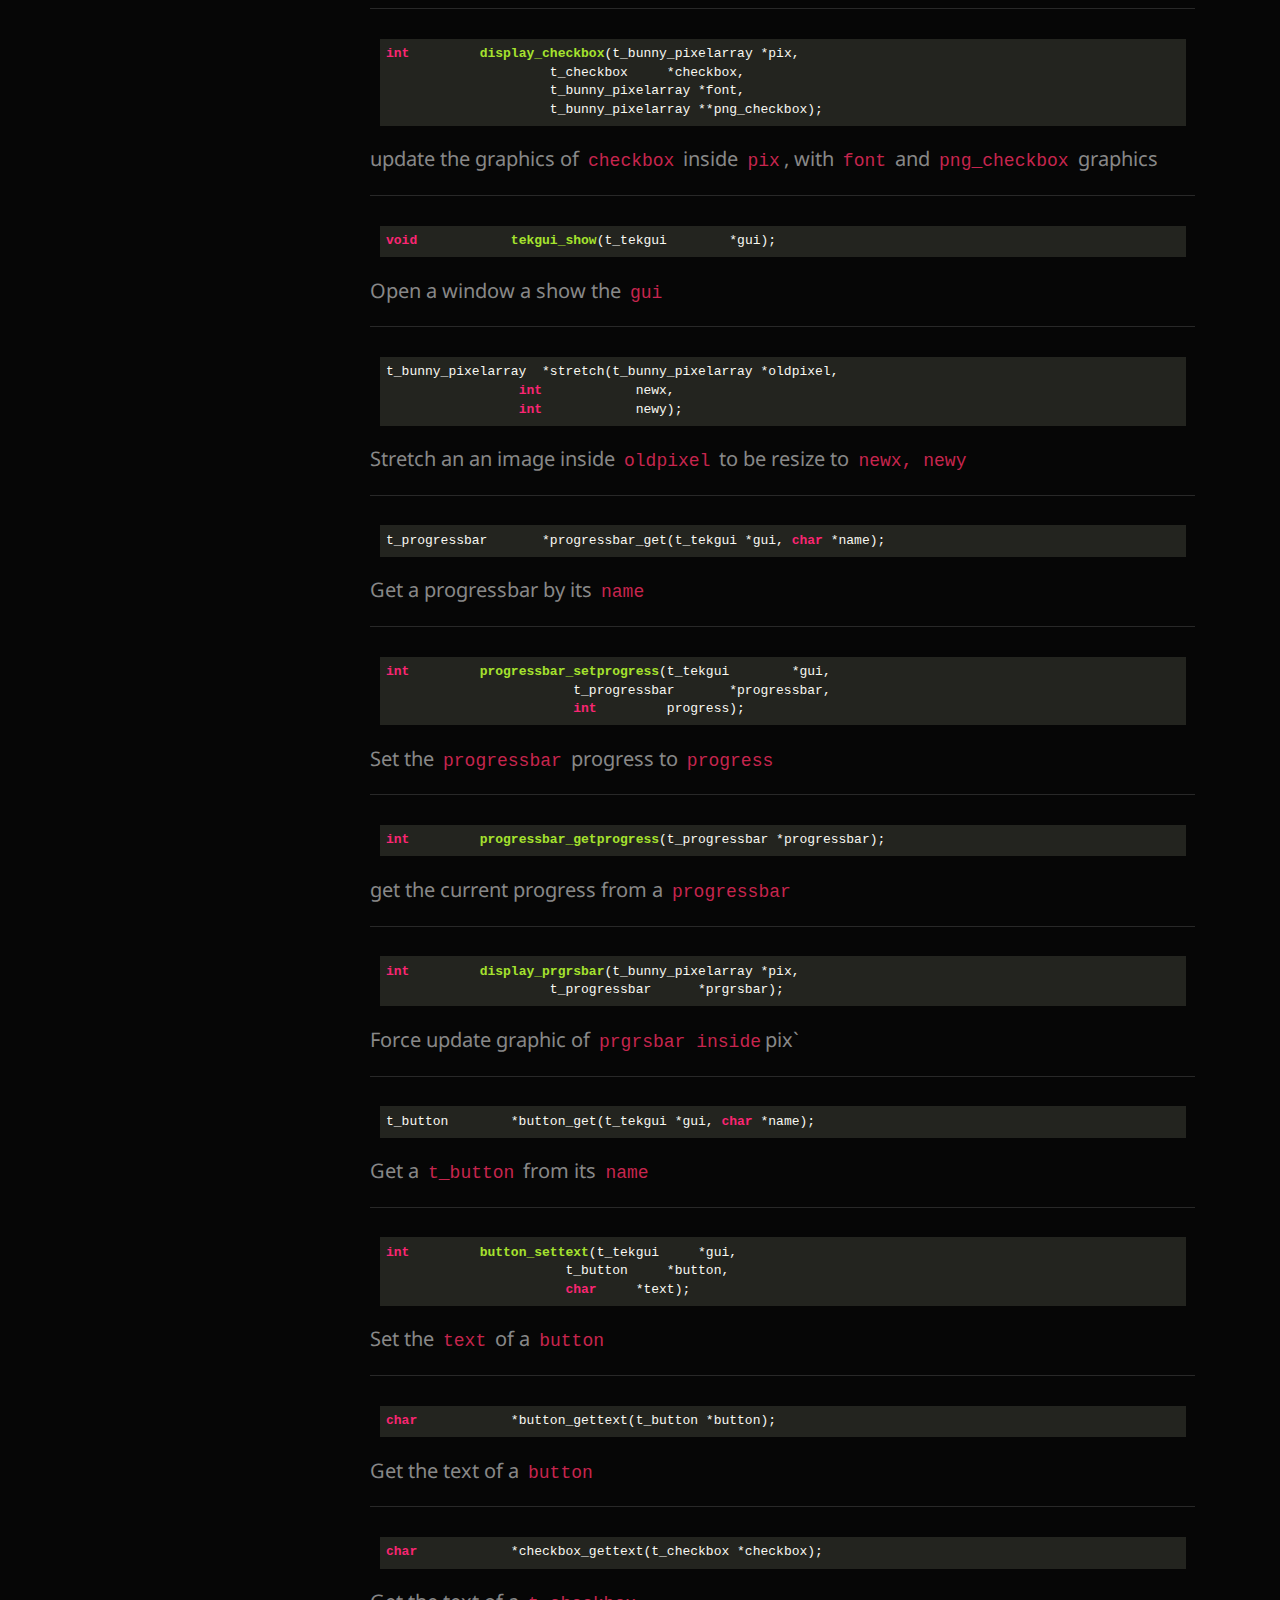
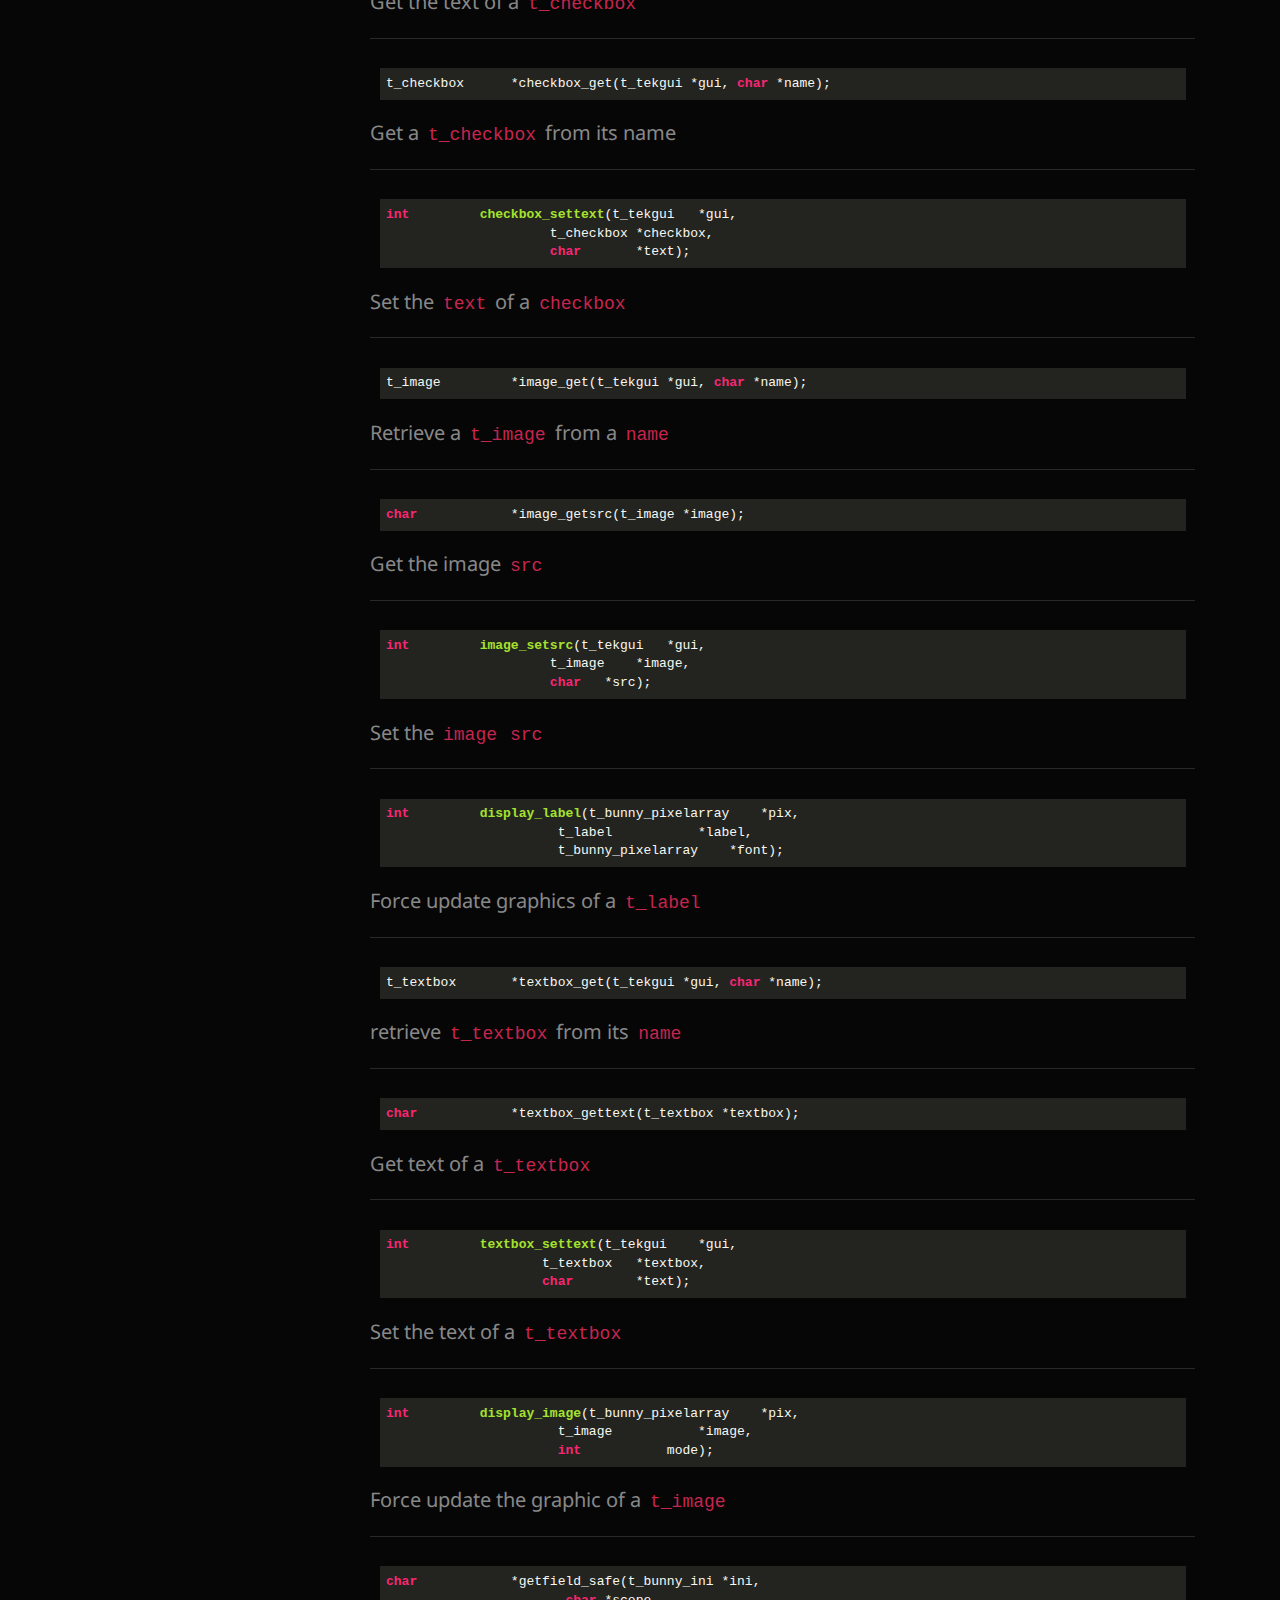
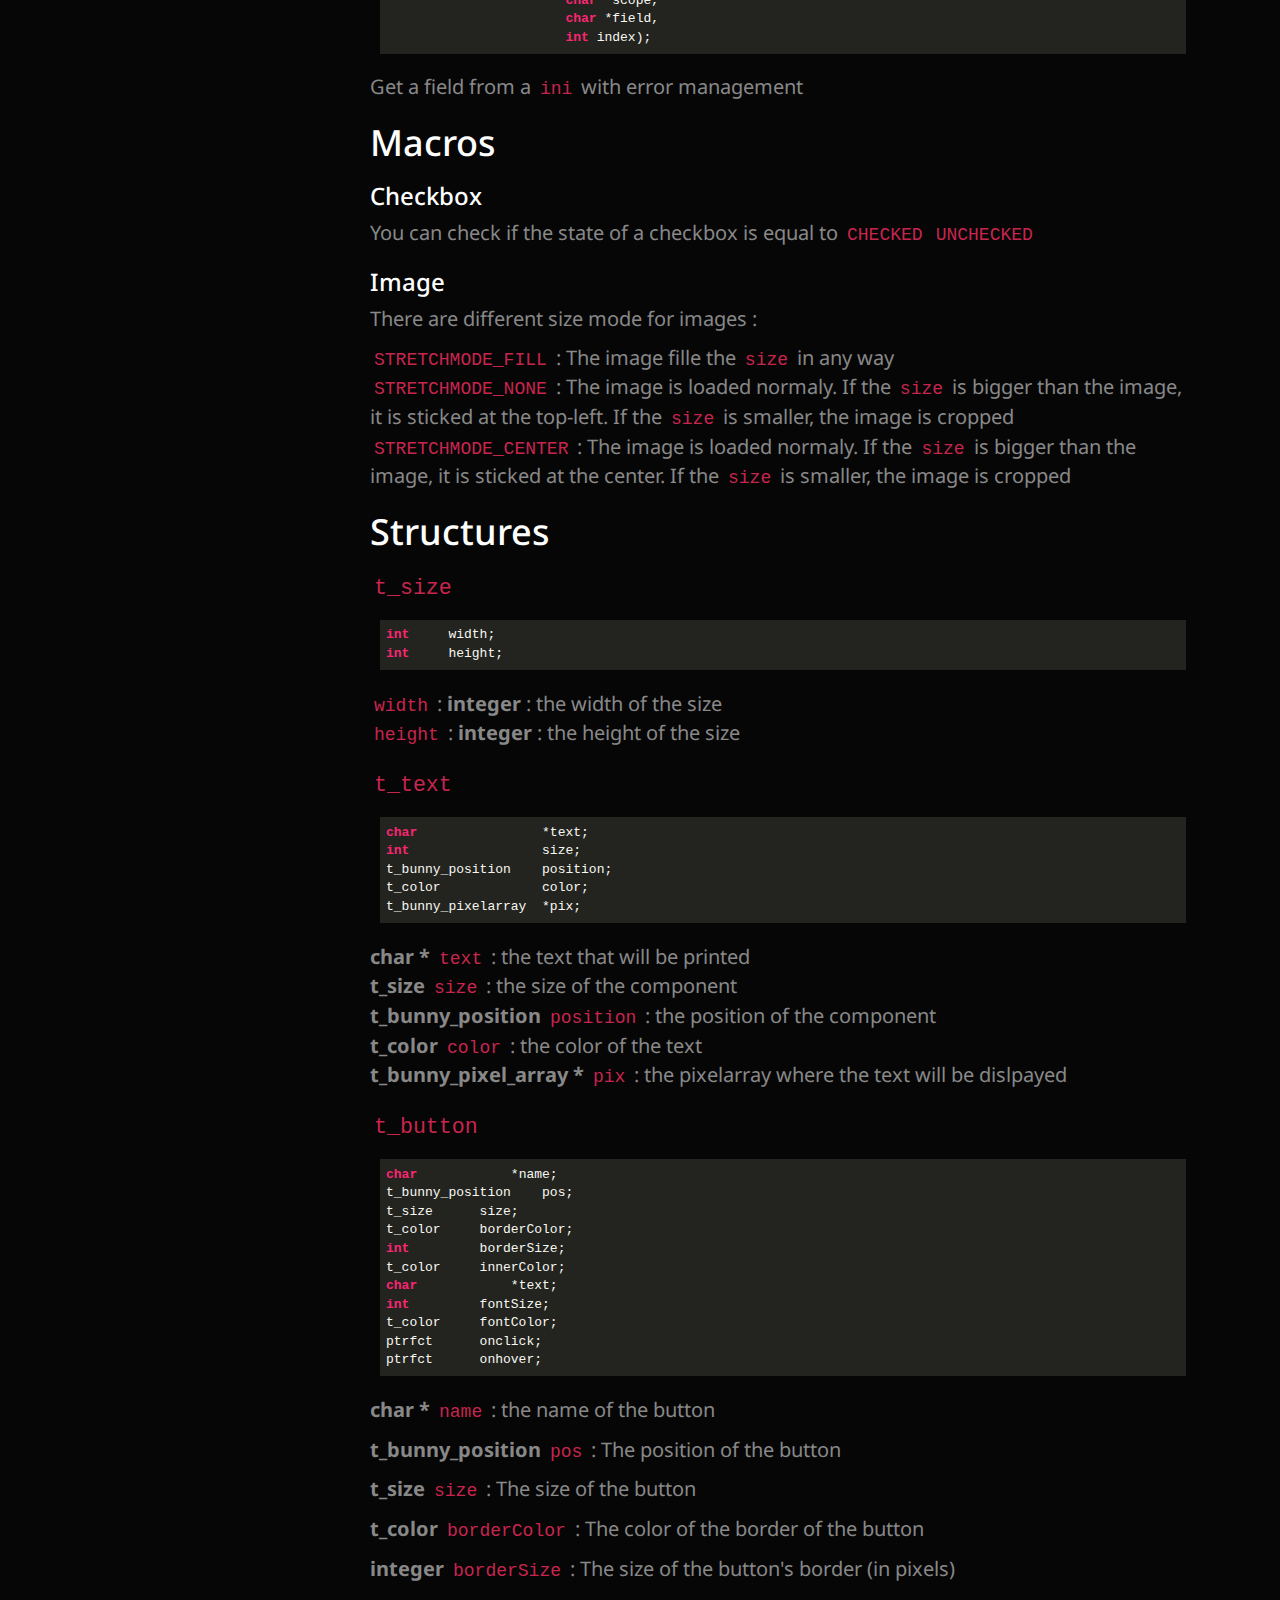
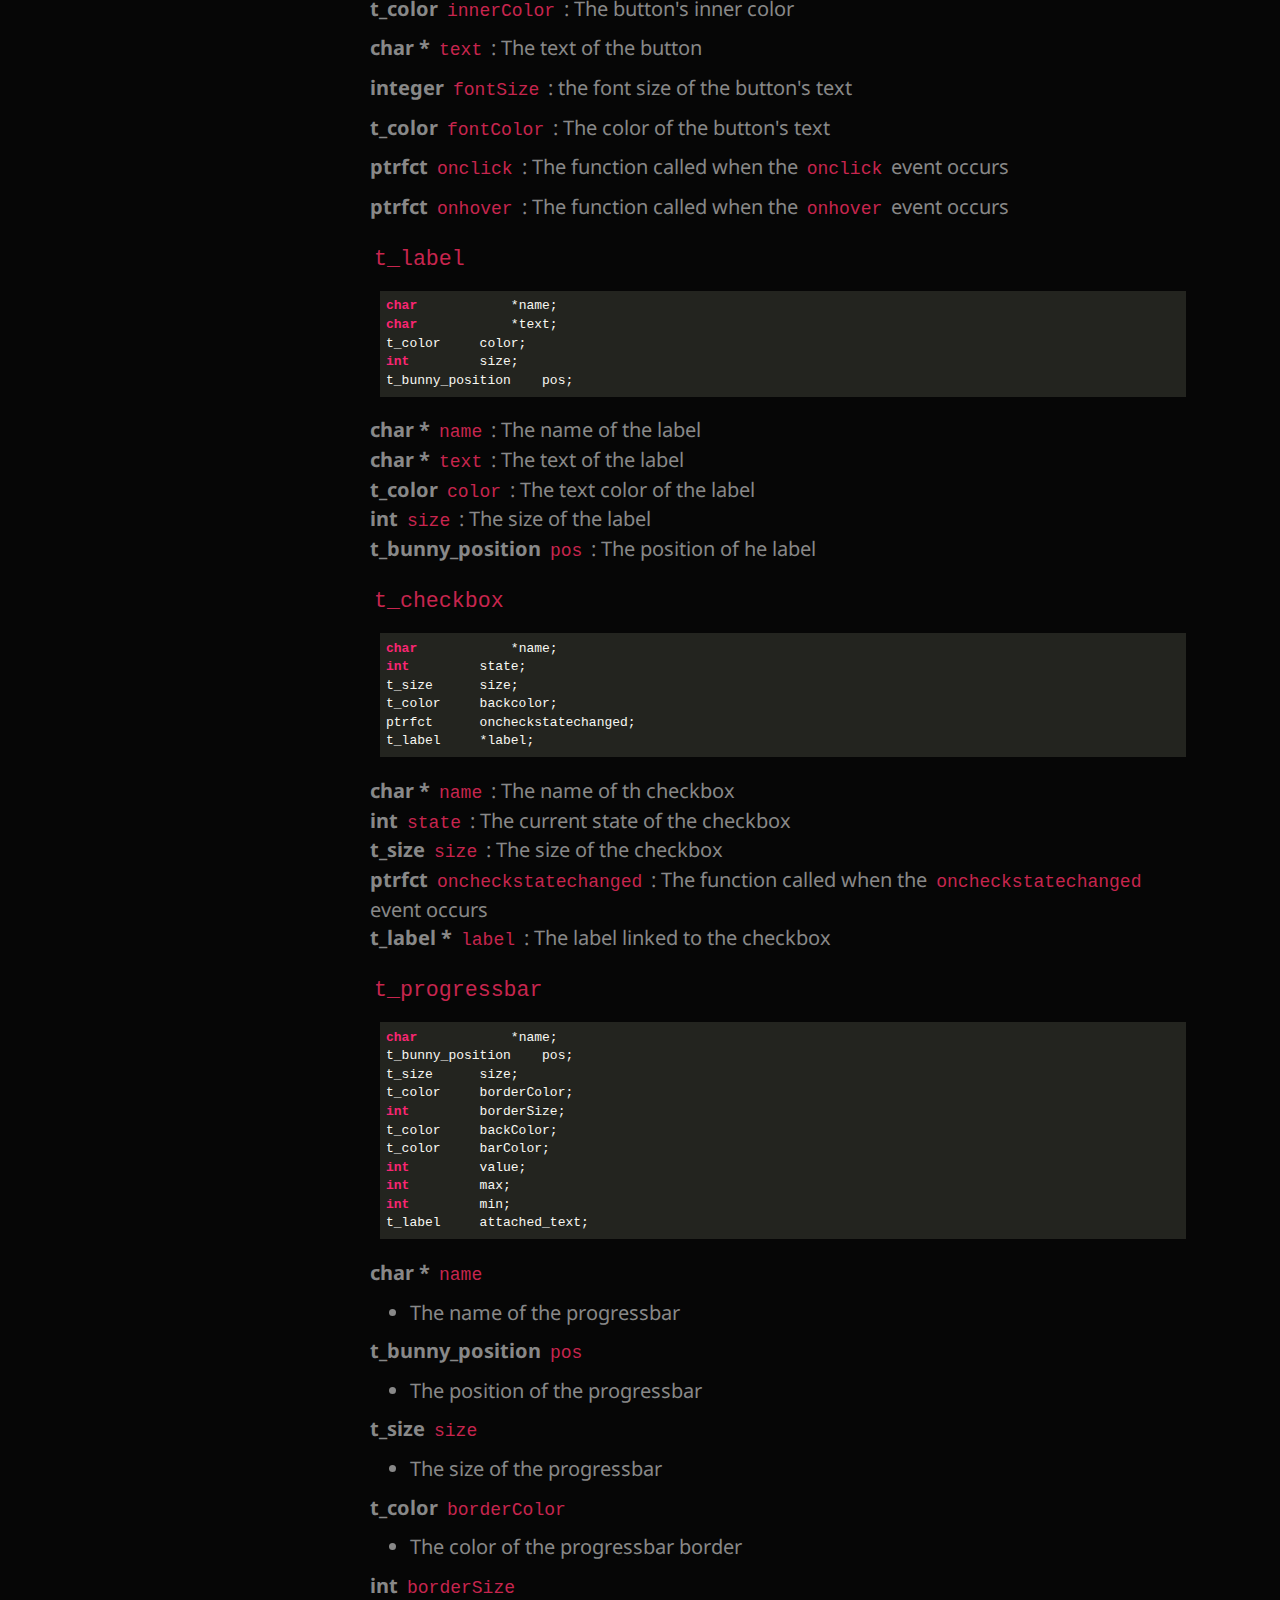
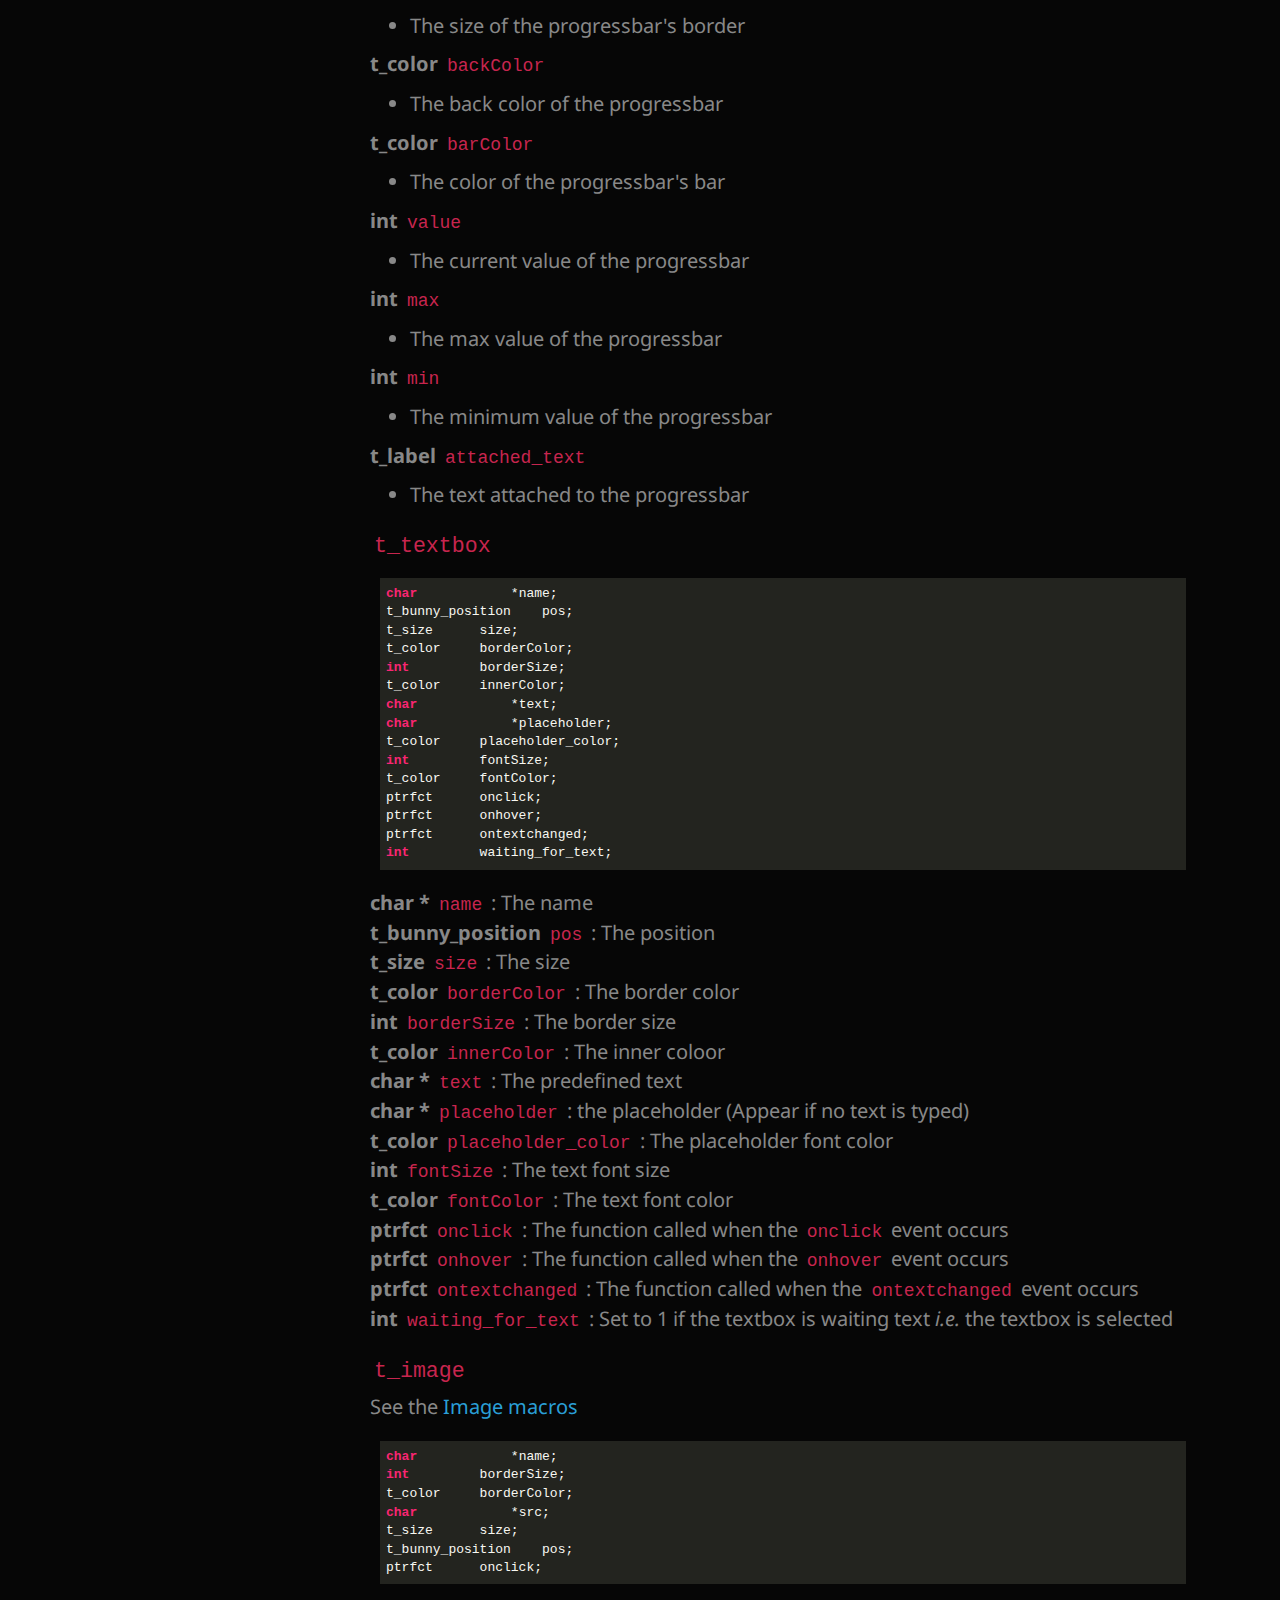
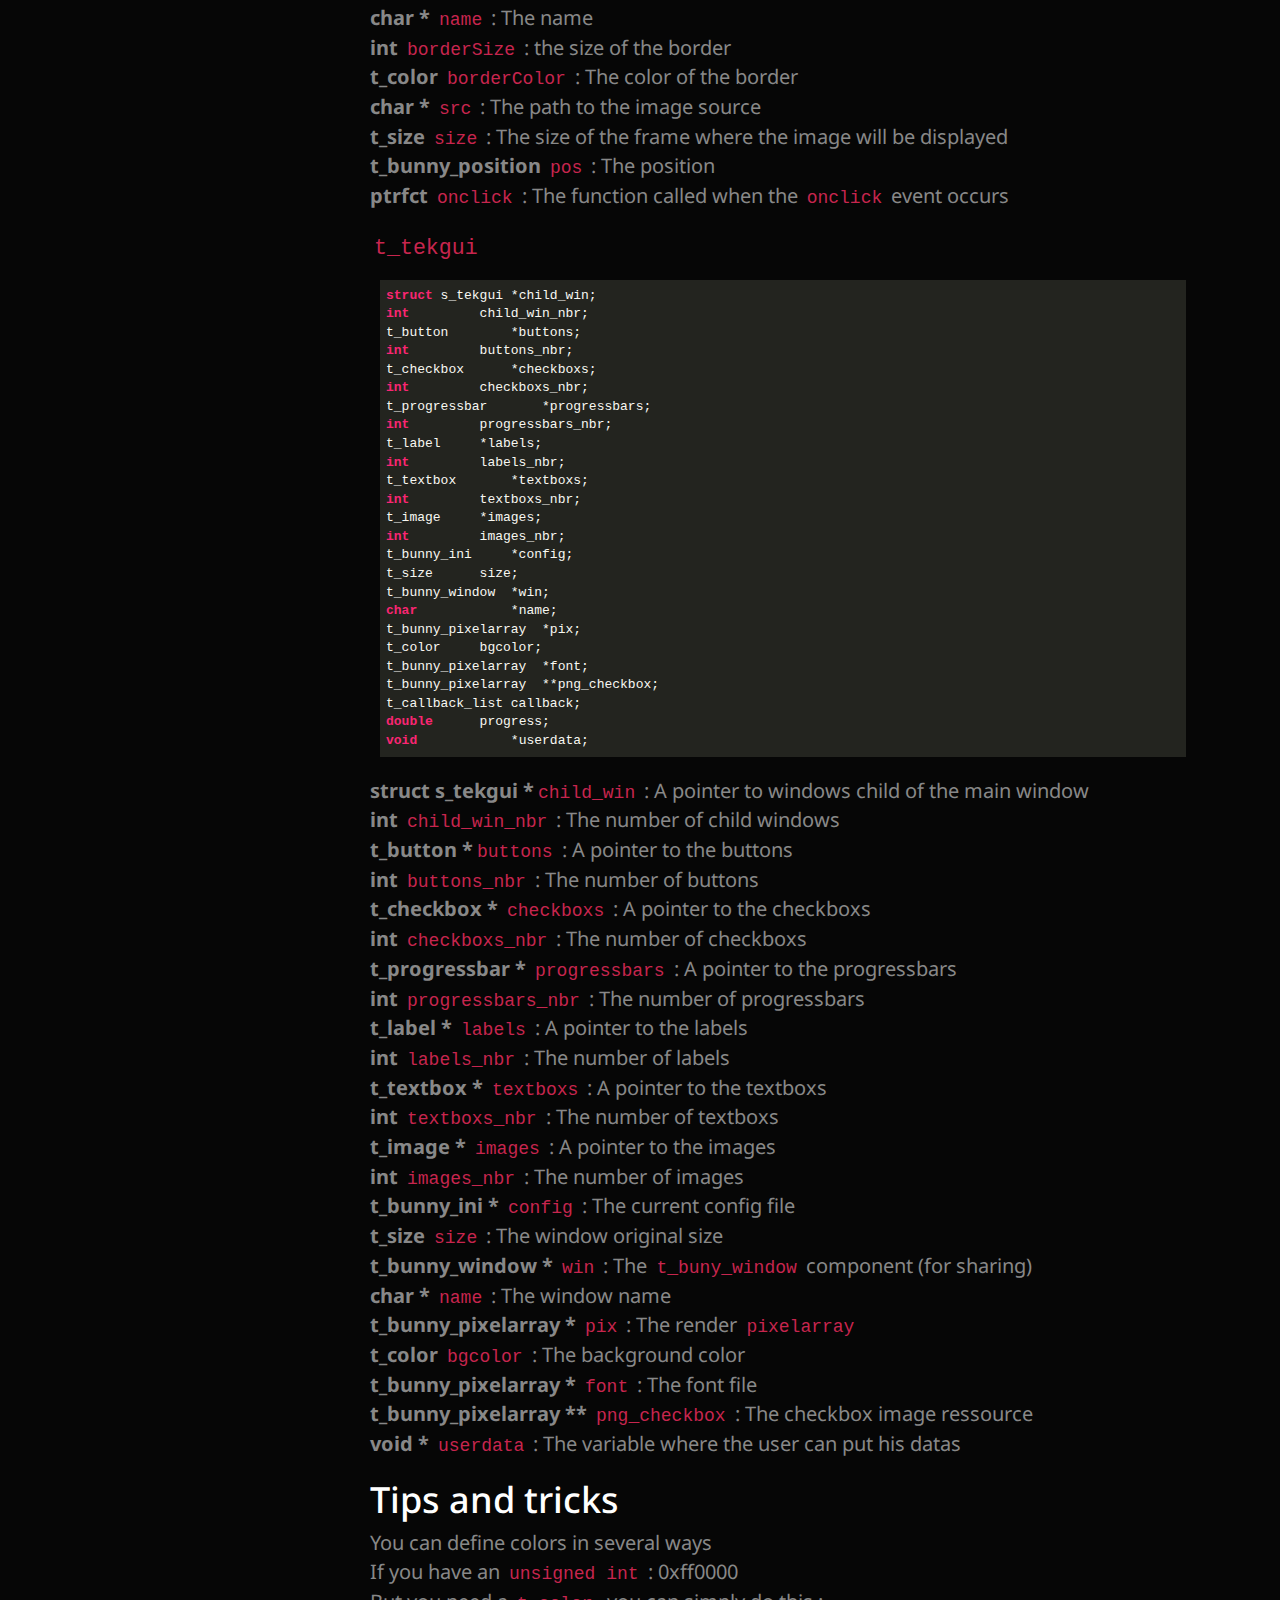
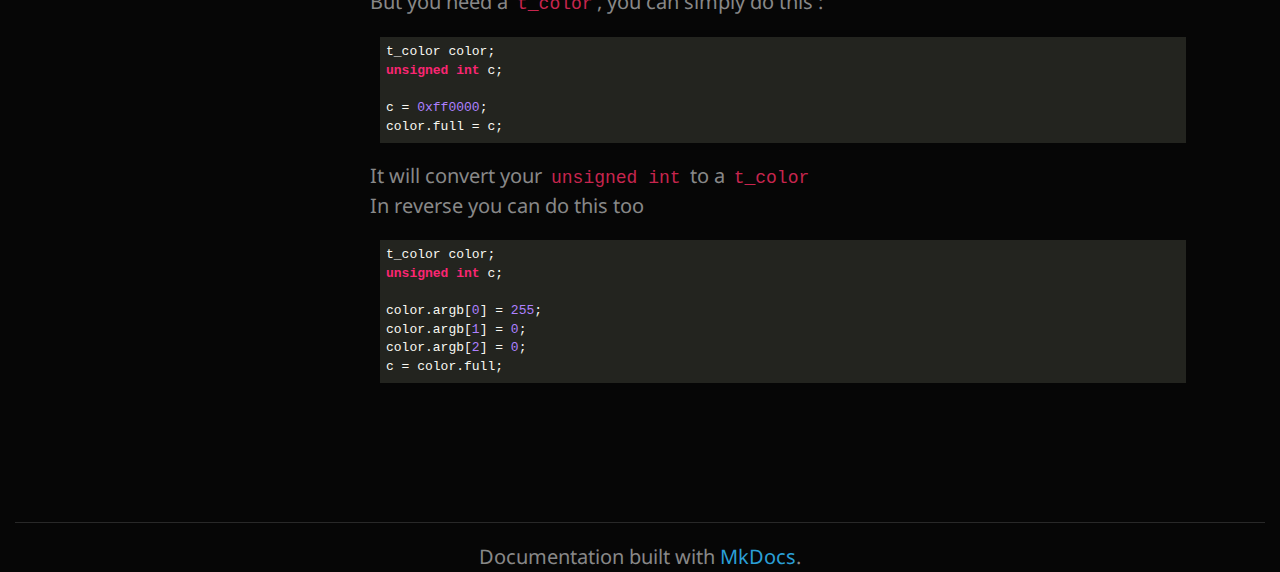
<file: en/function_list/index.html>
<!DOCTYPE html>
<html lang="en">
    <head>
        <meta charset="utf-8">
        <meta http-equiv="X-UA-Compatible" content="IE=edge">
        <meta name="viewport" content="width=device-width, initial-scale=1.0">
        
        
        
        <link rel="shortcut icon" href="../../img/favicon.ico">

	<title>Function list - gfx_tekgui</title>

        <link href="../../css/bootstrap-custom.min.css" rel="stylesheet">
        <link href="../../css/font-awesome-4.0.3.css" rel="stylesheet">
        <link rel="stylesheet" href="../../css/highlight.css">
        <link href="../../css/base.css" rel="stylesheet">
        <link href="../../css/extra.css" rel="stylesheet">
        <link href="../../css/highlight-fix.css" rel="stylesheet">

        <!-- HTML5 shim and Respond.js IE8 support of HTML5 elements and media queries -->
        <!--[if lt IE 9]>
            <script src="https://oss.maxcdn.com/libs/html5shiv/3.7.0/html5shiv.js"></script>
            <script src="https://oss.maxcdn.com/libs/respond.js/1.3.0/respond.min.js"></script>
        <![endif]-->

        
    </head>

    <body>

        <div class="navbar navbar-default navbar-fixed-top" role="navigation">
    <div class="container">

        <!-- Collapsed navigation -->
        <div class="navbar-header">
            <!-- Expander button -->
            <button type="button" class="navbar-toggle" data-toggle="collapse" data-target=".navbar-collapse">
                <span class="sr-only">Toggle navigation</span>
                <span class="icon-bar"></span>
                <span class="icon-bar"></span>
                <span class="icon-bar"></span>
            </button>

            <!-- Main title -->
            <a class="navbar-brand" href="../..">gfx_tekgui</a>
        </div>

        <!-- Expanded navigation -->
        <div class="navbar-collapse collapse">
            <!-- Main navigation -->
            <ul class="nav navbar-nav">
            
            
                <li >
                    <a href="../..">Overview</a>
                </li>
            
            
            
                <li class="dropdown">
                    <a href="#" class="dropdown-toggle" data-toggle="dropdown">Français <b class="caret"></b></a>
                    <ul class="dropdown-menu">
                    
                        <li >
                            <a href="../../fr/basics/">Bases</a>
                        </li>
                    
                        <li >
                            <a href="../../fr/building_ini/">Comment construire un ini</a>
                        </li>
                    
                        <li >
                            <a href="../../fr/components/">Configuration des conmposants</a>
                        </li>
                    
                        <li >
                            <a href="../functions/">Fonctions</a>
                        </li>
                    
                        <li >
                            <a href="./">Liste des fonction</a>
                        </li>
                    
                        <li >
                            <a href="../../keys/">Clavier</a>
                        </li>
                    
                    </ul>
                </li>
            
            
            
                <li class="dropdown active">
                    <a href="#" class="dropdown-toggle" data-toggle="dropdown">English <b class="caret"></b></a>
                    <ul class="dropdown-menu">
                    
                        <li >
                            <a href="../basics/">Basics</a>
                        </li>
                    
                        <li >
                            <a href="../building_ini/">How to build an ini</a>
                        </li>
                    
                        <li >
                            <a href="../components/">Components configuration</a>
                        </li>
                    
                        <li >
                            <a href="../functions/">Functions</a>
                        </li>
                    
                        <li class="active">
                            <a href="./">Function list</a>
                        </li>
                    
                        <li >
                            <a href="../../keys/">Keys</a>
                        </li>
                    
                    </ul>
                </li>
            
            
            </ul>

            <!-- Search, Navigation and Repo links -->
            <ul class="nav navbar-nav navbar-right">
                <li>
                    <a href="#" data-toggle="modal" data-target="#mkdocs_search_modal">
                        <i class="fa fa-search"></i> Search
                    </a>
                </li>
                <li >
                    <a rel="next" href="../functions/">
                        <i class="fa fa-arrow-left"></i> Previous
                    </a>
                </li>
                <li >
                    <a rel="prev" href="../../keys/">
                        Next <i class="fa fa-arrow-right"></i>
                    </a>
                </li>
                
            </ul>
        </div>
    </div>
</div>

        <div class="container">
            <div class="col-md-3"><div class="bs-sidebar hidden-print affix well" role="complementary">
    <ul class="nav bs-sidenav">
    
        <li class="main active"><a href="#functions">Functions</a></li>
        
    
        <li class="main "><a href="#macros">Macros</a></li>
        
            <li><a href="#checkbox">Checkbox</a></li>
        
            <li><a href="#image">Image</a></li>
        
    
        <li class="main "><a href="#structures">Structures</a></li>
        
            <li><a href="#t_size">t_size</a></li>
        
            <li><a href="#t_text">t_text</a></li>
        
            <li><a href="#t_button">t_button</a></li>
        
            <li><a href="#t_label">t_label</a></li>
        
            <li><a href="#t_checkbox">t_checkbox</a></li>
        
            <li><a href="#t_progressbar">t_progressbar</a></li>
        
            <li><a href="#t_textbox">t_textbox</a></li>
        
            <li><a href="#t_image">t_image</a></li>
        
            <li><a href="#t_tekgui">t_tekgui</a></li>
        
    
        <li class="main "><a href="#tips-and-tricks">Tips and tricks</a></li>
        
    
    </ul>
</div></div>
            <div class="col-md-9" role="main">

<h1 id="functions">Functions</h1>
<pre><code class="c">t_tekgui    *tekgui_load(const char *file);
</code></pre>

<p>Load a configuration file <code>file</code> inside a <code>t_tekgui *</code></p>
<hr />
<pre><code class="c">void        tekgui_unload(t_tekgui *tekgui);
</code></pre>

<p>Unload <code>tekgui</code> from the memory</p>
<hr />
<pre><code class="c">void        tekgui_display(t_bunny_pixelarray   *pix,
                           t_tekgui             *gui);
</code></pre>

<p>Put the graphical representation of <code>gui</code> inside <code>pix</code></p>
<hr />
<pre><code class="c">void        fill_color(t_bunny_pixelarray   *pixelarray,
                        unsigned int        color);
</code></pre>

<p>Fill completely <code>pixelarray</code> wiht the color <code>color</code></p>
<hr />
<pre><code class="c">void            set_max_heap_size(size_t);
</code></pre>

<p>Set the max ram for the program</p>
<hr />
<pre><code class="c">void            tekpixel(t_bunny_pixelarray *a,
                 t_bunny_position   *p,
                 t_color        *c);
</code></pre>

<p>Set the color of a pixel at the position <code>p</code>, of color <code>c</code> and inside <code>a</code></p>
<hr />
<pre><code class="c">t_bunny_position    new_bunny_position(int x, int y);
</code></pre>

<p>Create a <code>t_bunny_position</code> from <code>x</code> and <code>y</code></p>
<hr />
<pre><code class="c">t_size          new_size(int w, int h);
</code></pre>

<p>Create a <code>t_size</code> from  width <code>w</code> and height <code>h</code></p>
<hr />
<pre><code class="c">void            tekline(t_bunny_pixelarray  *pix,
                t_bunny_position    *pos,
                t_color         *color);
</code></pre>

<p>Draw a line inside <code>pix</code> from <code>pos[0]</code> to <code>pos[1]</code> of color <code>color</code></p>
<hr />
<pre><code class="c">int         tekgui_putstring(t_text         text,
                     t_bunny_pixelarray *pix,
                     t_bunny_pixelarray *font);
</code></pre>

<p>Put a string from a <code>t_text</code> inside <code>pix</code> with the font <code>font</code></p>
<hr />
<pre><code class="c">unsigned int        tekgetpixel(t_bunny_pixelarray  *a,
                    t_bunny_position    *p);
</code></pre>

<p>return in an <code>unsigned int</code> the pixel color at <code>p</code> inside <code>a</code></p>
<hr />
<pre><code class="c">t_color         new_color(int r, int g, int b, int a);
</code></pre>

<p>Create a <code>t_color</code> from <code>r</code>, <code>g</code>, <code>b</code> and <code>a</code> component</p>
<hr />
<pre><code class="c">t_color         load_ini_color(t_bunny_ini *ini,
                       char *field,
                       char *name);
</code></pre>

<p>load a <code>t_color</code> from <code>ini</code> at <code>field</code>-&gt;<code>name</code></p>
<hr />
<pre><code class="c">void            *tekfunction(const char *funcname);
</code></pre>

<p>Return a function pointer from a <code>char *</code> name</p>
<hr />
<pre><code class="c">int         is_hover(t_bunny_position   *from_pos,
                 t_bunny_position   *pos,
                 t_size         *size);
</code></pre>

<p>Determine if the position <code>from_pos</code> is inside the rectangle <code>pos-size</code></p>
<hr />
<pre><code class="c">int         display_button(t_bunny_pixelarray   *pix,
                       t_button         *button,
                       t_bunny_pixelarray   *font);
</code></pre>

<p>Update the graphics of <code>button</code> inside <code>pix</code> with the font <code>font</code></p>
<hr />
<pre><code class="c">t_size          load_ini_size(t_bunny_ini *ini, char *scope);
</code></pre>

<p>load a <code>t_size</code> from a <code>scope</code> inside <code>ini</code></p>
<hr />
<pre><code class="c">t_bunny_position    load_ini_position(t_bunny_ini *ini, char *scope);

</code></pre>

<p>Load a  <code>t_bunny_position</code> from <code>scope</code> inside <code>ini</code></p>
<hr />
<pre><code class="c">int         display_textbox(t_bunny_pixelarray  *pix,
                    t_textbox       *textbox,
                    t_bunny_pixelarray  *font);
</code></pre>

<p>Update the graphics of a <code>textbox</code> inside <code>pix</code> wiht the <code>font</code></p>
<hr />
<pre><code class="c">void            check_box(t_tekgui *gui, t_checkbox *checkbox);
</code></pre>

<p>Force checking <code>checkbox</code></p>
<hr />
<pre><code class="c">void            uncheck_box(t_tekgui *gui, t_checkbox *checkbox);
</code></pre>

<p>Force unchecking <code>checkbox</code></p>
<hr />
<pre><code class="c">int         display_checkbox(t_bunny_pixelarray *pix,
                     t_checkbox     *checkbox,
                     t_bunny_pixelarray *font,
                     t_bunny_pixelarray **png_checkbox);
</code></pre>

<p>update the graphics of <code>checkbox</code> inside <code>pix</code>, with <code>font</code> and <code>png_checkbox</code> graphics</p>
<hr />
<pre><code class="c">void            tekgui_show(t_tekgui        *gui);
</code></pre>

<p>Open a window a show the <code>gui</code></p>
<hr />
<pre><code class="c">t_bunny_pixelarray  *stretch(t_bunny_pixelarray *oldpixel,
                 int            newx,
                 int            newy);
</code></pre>

<p>Stretch an an image inside <code>oldpixel</code> to be resize to <code>newx, newy</code></p>
<hr />
<pre><code class="c">t_progressbar       *progressbar_get(t_tekgui *gui, char *name);
</code></pre>

<p>Get a progressbar by its <code>name</code></p>
<hr />
<pre><code class="c">int         progressbar_setprogress(t_tekgui        *gui,
                        t_progressbar       *progressbar,
                        int         progress);
</code></pre>

<p>Set the <code>progressbar</code> progress to <code>progress</code></p>
<hr />
<pre><code class="c">int         progressbar_getprogress(t_progressbar *progressbar);
</code></pre>

<p>get the current progress from a <code>progressbar</code></p>
<hr />
<pre><code class="c">int         display_prgrsbar(t_bunny_pixelarray *pix,
                     t_progressbar      *prgrsbar);
</code></pre>

<p>Force update graphic of <code>prgrsbar inside</code>pix`</p>
<hr />
<pre><code class="c">t_button        *button_get(t_tekgui *gui, char *name);
</code></pre>

<p>Get a <code>t_button</code> from its <code>name</code></p>
<hr />
<pre><code class="c">int         button_settext(t_tekgui     *gui,
                       t_button     *button,
                       char     *text);
</code></pre>

<p>Set the <code>text</code> of a <code>button</code></p>
<hr />
<pre><code class="c">char            *button_gettext(t_button *button);
</code></pre>

<p>Get the text of a <code>button</code></p>
<hr />
<pre><code class="c">char            *checkbox_gettext(t_checkbox *checkbox);
</code></pre>

<p>Get the text of a <code>t_checkbox</code></p>
<hr />
<pre><code class="c">t_checkbox      *checkbox_get(t_tekgui *gui, char *name);
</code></pre>

<p>Get a <code>t_checkbox</code> from its name</p>
<hr />
<pre><code class="c">int         checkbox_settext(t_tekgui   *gui,
                     t_checkbox *checkbox,
                     char       *text);
</code></pre>

<p>Set the <code>text</code>  of a <code>checkbox</code></p>
<hr />
<pre><code class="c">t_image         *image_get(t_tekgui *gui, char *name);
</code></pre>

<p>Retrieve a <code>t_image</code> from a <code>name</code></p>
<hr />
<pre><code class="c">char            *image_getsrc(t_image *image);
</code></pre>

<p>Get the image <code>src</code></p>
<hr />
<pre><code class="c">int         image_setsrc(t_tekgui   *gui,
                     t_image    *image,
                     char   *src);
</code></pre>

<p>Set the <code>image</code> <code>src</code></p>
<hr />
<pre><code class="c">int         display_label(t_bunny_pixelarray    *pix,
                      t_label           *label,
                      t_bunny_pixelarray    *font);
</code></pre>

<p>Force update graphics of a <code>t_label</code></p>
<hr />
<pre><code class="c">t_textbox       *textbox_get(t_tekgui *gui, char *name);
</code></pre>

<p>retrieve <code>t_textbox</code> from its <code>name</code></p>
<hr />
<pre><code class="c">char            *textbox_gettext(t_textbox *textbox);
</code></pre>

<p>Get text of a <code>t_textbox</code></p>
<hr />
<pre><code class="c">int         textbox_settext(t_tekgui    *gui,
                    t_textbox   *textbox,
                    char        *text);
</code></pre>

<p>Set the text of a <code>t_textbox</code></p>
<hr />
<pre><code class="c">int         display_image(t_bunny_pixelarray    *pix,
                      t_image           *image,
                      int           mode);
</code></pre>

<p>Force update the graphic of a <code>t_image</code></p>
<hr />
<pre><code class="c">char            *getfield_safe(t_bunny_ini *ini,
                       char *scope,
                       char *field,
                       int index);
</code></pre>

<p>Get a field from a <code>ini</code> with error management</p>
<h1 id="macros">Macros</h1>
<h3 id="checkbox">Checkbox</h3>
<p>You can check if the state of a checkbox is equal to <code>CHECKED</code> <code>UNCHECKED</code></p>
<h3 id="image">Image</h3>
<p>There are different size mode for images :</p>
<p><code>STRETCHMODE_FILL</code> : The image fille the <code>size</code> in any way<br />
<code>STRETCHMODE_NONE</code> : The image is loaded normaly. If the <code>size</code> is bigger than the image, it is sticked at the top-left. If the <code>size</code> is smaller, the image is cropped<br />
<code>STRETCHMODE_CENTER</code> : The image is loaded normaly. If the <code>size</code> is bigger than the image, it is sticked at the center. If the <code>size</code> is smaller, the image is cropped</p>
<h1 id="structures">Structures</h1>
<h3 id="t_size"><code>t_size</code></h3>
<pre><code class="c">int     width;
int     height;
</code></pre>

<p><code>width</code> : <strong>integer</strong> : the width of the size<br />
<code>height</code> : <strong>integer</strong> : the height of the size</p>
<h3 id="t_text"><code>t_text</code></h3>
<pre><code class="c">char                *text;
int                 size;
t_bunny_position    position;
t_color             color;
t_bunny_pixelarray  *pix;
</code></pre>

<p><strong>char *</strong> <code>text</code> : the text that will be printed<br />
<strong>t_size</strong> <code>size</code> : the size of the component<br />
<strong>t_bunny_position</strong> <code>position</code> : the position of the component<br />
<strong>t_color</strong> <code>color</code> : the color of the text<br />
<strong>t_bunny_pixel_array *</strong> <code>pix</code> : the pixelarray where the text will be dislpayed</p>
<h3 id="t_button"><code>t_button</code></h3>
<pre><code class="c">char            *name;
t_bunny_position    pos;
t_size      size;
t_color     borderColor;
int         borderSize;
t_color     innerColor;
char            *text;
int         fontSize;
t_color     fontColor;
ptrfct      onclick;
ptrfct      onhover;
</code></pre>

<p><strong>char *</strong> <code>name</code> : the name of the button</p>
<p><strong>t_bunny_position</strong> <code>pos</code> : The position of the button</p>
<p><strong>t_size</strong> <code>size</code> : The size of the button</p>
<p><strong>t_color</strong> <code>borderColor</code> : The color of the border of the button</p>
<p><strong>integer</strong> <code>borderSize</code> : The size of the button's border (in pixels)</p>
<p><strong>t_color</strong> <code>innerColor</code> : The button's inner color</p>
<p><strong>char *</strong> <code>text</code> : The text of the button</p>
<p><strong>integer</strong> <code>fontSize</code> : the font size of the button's text</p>
<p><strong>t_color</strong> <code>fontColor</code> : The color of the button's text</p>
<p><strong>ptrfct</strong> <code>onclick</code> : The function called when the <code>onclick</code> event occurs</p>
<p><strong>ptrfct</strong> <code>onhover</code> : The function called when the <code>onhover</code> event occurs</p>
<h3 id="t_label"><code>t_label</code></h3>
<pre><code class="c">char            *name;
char            *text;
t_color     color;
int         size;
t_bunny_position    pos;
</code></pre>

<p><strong>char *</strong>     <code>name</code> : The name of the label<br />
<strong>char *</strong>     <code>text</code> : The text of the label<br />
<strong>t_color</strong>     <code>color</code> : The text color of the label<br />
<strong>int</strong>         <code>size</code> : The size of the label<br />
<strong>t_bunny_position</strong>    <code>pos</code> : The position of he label</p>
<h3 id="t_checkbox"><code>t_checkbox</code></h3>
<pre><code class="c">char            *name;
int         state;
t_size      size;
t_color     backcolor;
ptrfct      oncheckstatechanged;
t_label     *label;
</code></pre>

<p><strong>char *</strong>         <code>name</code> : The name of th checkbox<br />
<strong>int</strong>         <code>state</code> : The current state of the checkbox<br />
<strong>t_size</strong>      <code>size</code> : The size of the checkbox<br />
<strong>ptrfct</strong>      <code>oncheckstatechanged</code> : The function called when the <code>oncheckstatechanged</code> event occurs<br />
<strong>t_label *</strong>      <code>label</code> : The label linked to the checkbox</p>
<h3 id="t_progressbar"><code>t_progressbar</code></h3>
<pre><code class="c">char            *name;
t_bunny_position    pos;
t_size      size;
t_color     borderColor;
int         borderSize;
t_color     backColor;
t_color     barColor;
int         value;
int         max;
int         min;
t_label     attached_text;
</code></pre>

<p><strong>char *</strong>         <code>name</code></p>
<ul>
<li>The name of the progressbar</li>
</ul>
<p><strong>t_bunny_position</strong>    <code>pos</code></p>
<ul>
<li>The position of the progressbar</li>
</ul>
<p><strong>t_size</strong>      <code>size</code></p>
<ul>
<li>The size of the progressbar</li>
</ul>
<p><strong>t_color</strong>     <code>borderColor</code></p>
<ul>
<li>The color of the progressbar border</li>
</ul>
<p><strong>int</strong>         <code>borderSize</code></p>
<ul>
<li>The size of the progressbar's border</li>
</ul>
<p><strong>t_color</strong>     <code>backColor</code></p>
<ul>
<li>The back color of the progressbar</li>
</ul>
<p><strong>t_color</strong>     <code>barColor</code></p>
<ul>
<li>The color of the progressbar's bar</li>
</ul>
<p><strong>int</strong>         <code>value</code></p>
<ul>
<li>The current value of the progressbar</li>
</ul>
<p><strong>int</strong>         <code>max</code></p>
<ul>
<li>The max value of the progressbar</li>
</ul>
<p><strong>int</strong>         <code>min</code></p>
<ul>
<li>The minimum value of the progressbar</li>
</ul>
<p><strong>t_label</strong>     <code>attached_text</code></p>
<ul>
<li>The text attached to the progressbar</li>
</ul>
<h3 id="t_textbox"><code>t_textbox</code></h3>
<pre><code class="c">char            *name;
t_bunny_position    pos;
t_size      size;
t_color     borderColor;
int         borderSize;
t_color     innerColor;
char            *text;
char            *placeholder;
t_color     placeholder_color;
int         fontSize;
t_color     fontColor;
ptrfct      onclick;
ptrfct      onhover;
ptrfct      ontextchanged;
int         waiting_for_text;
</code></pre>

<p><strong>char *</strong>         <code>name</code> : The name<br />
<strong>t_bunny_position</strong>    <code>pos</code> : The position<br />
<strong>t_size</strong>      <code>size</code> : The size<br />
<strong>t_color</strong>     <code>borderColor</code> : The border color<br />
<strong>int</strong>         <code>borderSize</code> : The border size<br />
<strong>t_color</strong>     <code>innerColor</code> : The inner coloor<br />
<strong>char *</strong>         <code>text</code> : The predefined text<br />
<strong>char *</strong>         <code>placeholder</code> : the placeholder (Appear if no text is typed)<br />
<strong>t_color</strong>     <code>placeholder_color</code> : The placeholder font color<br />
<strong>int</strong>         <code>fontSize</code> : The text font size<br />
<strong>t_color</strong>     <code>fontColor</code> : The text font color<br />
<strong>ptrfct</strong>      <code>onclick</code> : The function called when the <code>onclick</code> event occurs<br />
<strong>ptrfct</strong>      <code>onhover</code> : The function called when the <code>onhover</code> event occurs<br />
<strong>ptrfct</strong>      <code>ontextchanged</code> : The function called when the <code>ontextchanged</code> event occurs<br />
<strong>int</strong>         <code>waiting_for_text</code> : Set to 1 if the textbox is waiting text <em>i.e.</em> the textbox is selected</p>
<h3 id="t_image"><code>t_image</code></h3>
<p>See the <a href="../../en/function_list/#image">Image macros</a></p>
<pre><code class="c">char            *name;
int         borderSize;
t_color     borderColor;
char            *src;
t_size      size;
t_bunny_position    pos;
ptrfct      onclick;
</code></pre>

<p><strong>char *</strong>         <code>name</code> : The name<br />
<strong>int</strong>         <code>borderSize</code> : the size of the border<br />
<strong>t_color</strong>     <code>borderColor</code> : The color of the border<br />
<strong>char *</strong>         <code>src</code> : The path to the image source<br />
<strong>t_size</strong>      <code>size</code> : The size of the frame where the image will be displayed<br />
<strong>t_bunny_position</strong>    <code>pos</code> : The position<br />
<strong>ptrfct</strong>      <code>onclick</code> : The function called when the <code>onclick</code> event occurs</p>
<h3 id="t_tekgui"><code>t_tekgui</code></h3>
<pre><code class="c">struct s_tekgui *child_win;
int         child_win_nbr;
t_button        *buttons;
int         buttons_nbr;
t_checkbox      *checkboxs;
int         checkboxs_nbr;
t_progressbar       *progressbars;
int         progressbars_nbr;
t_label     *labels;
int         labels_nbr;
t_textbox       *textboxs;
int         textboxs_nbr;
t_image     *images;
int         images_nbr;
t_bunny_ini     *config;
t_size      size;
t_bunny_window  *win;
char            *name;
t_bunny_pixelarray  *pix;
t_color     bgcolor;
t_bunny_pixelarray  *font;
t_bunny_pixelarray  **png_checkbox;
t_callback_list callback;
double      progress;
void            *userdata;
</code></pre>

<p><strong>struct s_tekgui   *</strong><code>child_win</code> : A pointer to windows child of the main window<br />
<strong>int</strong> <code>child_win_nbr</code> : The number of child windows<br />
<strong>t_button *</strong><code>buttons</code> : A pointer to the buttons<br />
<strong>int</strong> <code>buttons_nbr</code> : The number of buttons<br />
<strong>t_checkbox *</strong> <code>checkboxs</code> : A pointer to the checkboxs<br />
<strong>int</strong> <code>checkboxs_nbr</code> : The number of checkboxs<br />
<strong>t_progressbar *</strong> <code>progressbars</code> : A pointer to the progressbars<br />
<strong>int</strong> <code>progressbars_nbr</code> : The number of progressbars<br />
<strong>t_label *</strong> <code>labels</code> : A pointer to the labels<br />
<strong>int</strong> <code>labels_nbr</code> : The number of labels<br />
<strong>t_textbox *</strong> <code>textboxs</code> : A pointer to the textboxs<br />
<strong>int</strong> <code>textboxs_nbr</code> : The number of textboxs<br />
<strong>t_image *</strong> <code>images</code> : A pointer to the images<br />
<strong>int</strong> <code>images_nbr</code> : The number of images<br />
<strong>t_bunny_ini *</strong> <code>config</code> : The current config file<br />
<strong>t_size</strong> <code>size</code> : The window original size<br />
<strong>t_bunny_window *</strong> <code>win</code> : The <code>t_buny_window</code> component (for sharing)<br />
<strong>char *</strong> <code>name</code> : The window name<br />
<strong>t_bunny_pixelarray *</strong> <code>pix</code> : The render <code>pixelarray</code><br />
<strong>t_color</strong> <code>bgcolor</code> : The background color<br />
<strong>t_bunny_pixelarray *</strong> <code>font</code> : The font file<br />
<strong>t_bunny_pixelarray **</strong> <code>png_checkbox</code> : The checkbox image ressource<br />
<strong>void *</strong> <code>userdata</code> : The variable where the user can put his datas</p>
<h1 id="tips-and-tricks">Tips and tricks</h1>
<p>You can define colors in several ways<br />
If you have an <code>unsigned int</code> : 0xff0000<br />
But you need a <code>t_color</code>, you can simply do this :</p>
<pre><code class="c">t_color color;
unsigned int c;

c = 0xff0000;
color.full = c;
</code></pre>

<p>It will convert your <code>unsigned int</code> to a <code>t_color</code><br />
In reverse you can do this too</p>
<pre><code class="c">t_color color;
unsigned int c;

color.argb[0] = 255;
color.argb[1] = 0;
color.argb[2] = 0;
c = color.full;
</code></pre></div>
        </div>

        <footer class="col-md-12">
            <hr>
            
            <center>Documentation built with <a href="http://www.mkdocs.org/">MkDocs</a>.</center>
        </footer>

        <script src="../../js/jquery-1.10.2.min.js"></script>
        <script src="../../js/bootstrap-3.0.3.min.js"></script>
        <script src="../../js/highlight.pack.js"></script>
        <script>var base_url = '../..';</script>
        <script data-main="../../mkdocs/js/search.js" src="../../mkdocs/js/require.js"></script>
        <script src="../../js/base.js"></script>

        <div class="modal" id="mkdocs_search_modal" tabindex="-1" role="dialog" aria-labelledby="Search Modal" aria-hidden="true">
            <div class="modal-dialog">
                <div class="modal-content">
                    <div class="modal-header">
                        <button type="button" class="close" data-dismiss="modal"><span aria-hidden="true">&times;</span><span class="sr-only">Close</span></button>
                        <h4 class="modal-title" id="exampleModalLabel">Search</h4>
                    </div>
                    <div class="modal-body">
                        <p>
                            From here you can search these documents. Enter
                            your search terms below.
                        </p>
                        <form role="form">
                            <div class="form-group">
                                <input type="text" class="form-control" placeholder="Search..." id="mkdocs-search-query">
                            </div>
                        </form>
                        <div id="mkdocs-search-results"></div>
                    </div>
                    <div class="modal-footer">
                    </div>
                </div>
            </div>
        </div>
    </body>
</html>
</file>
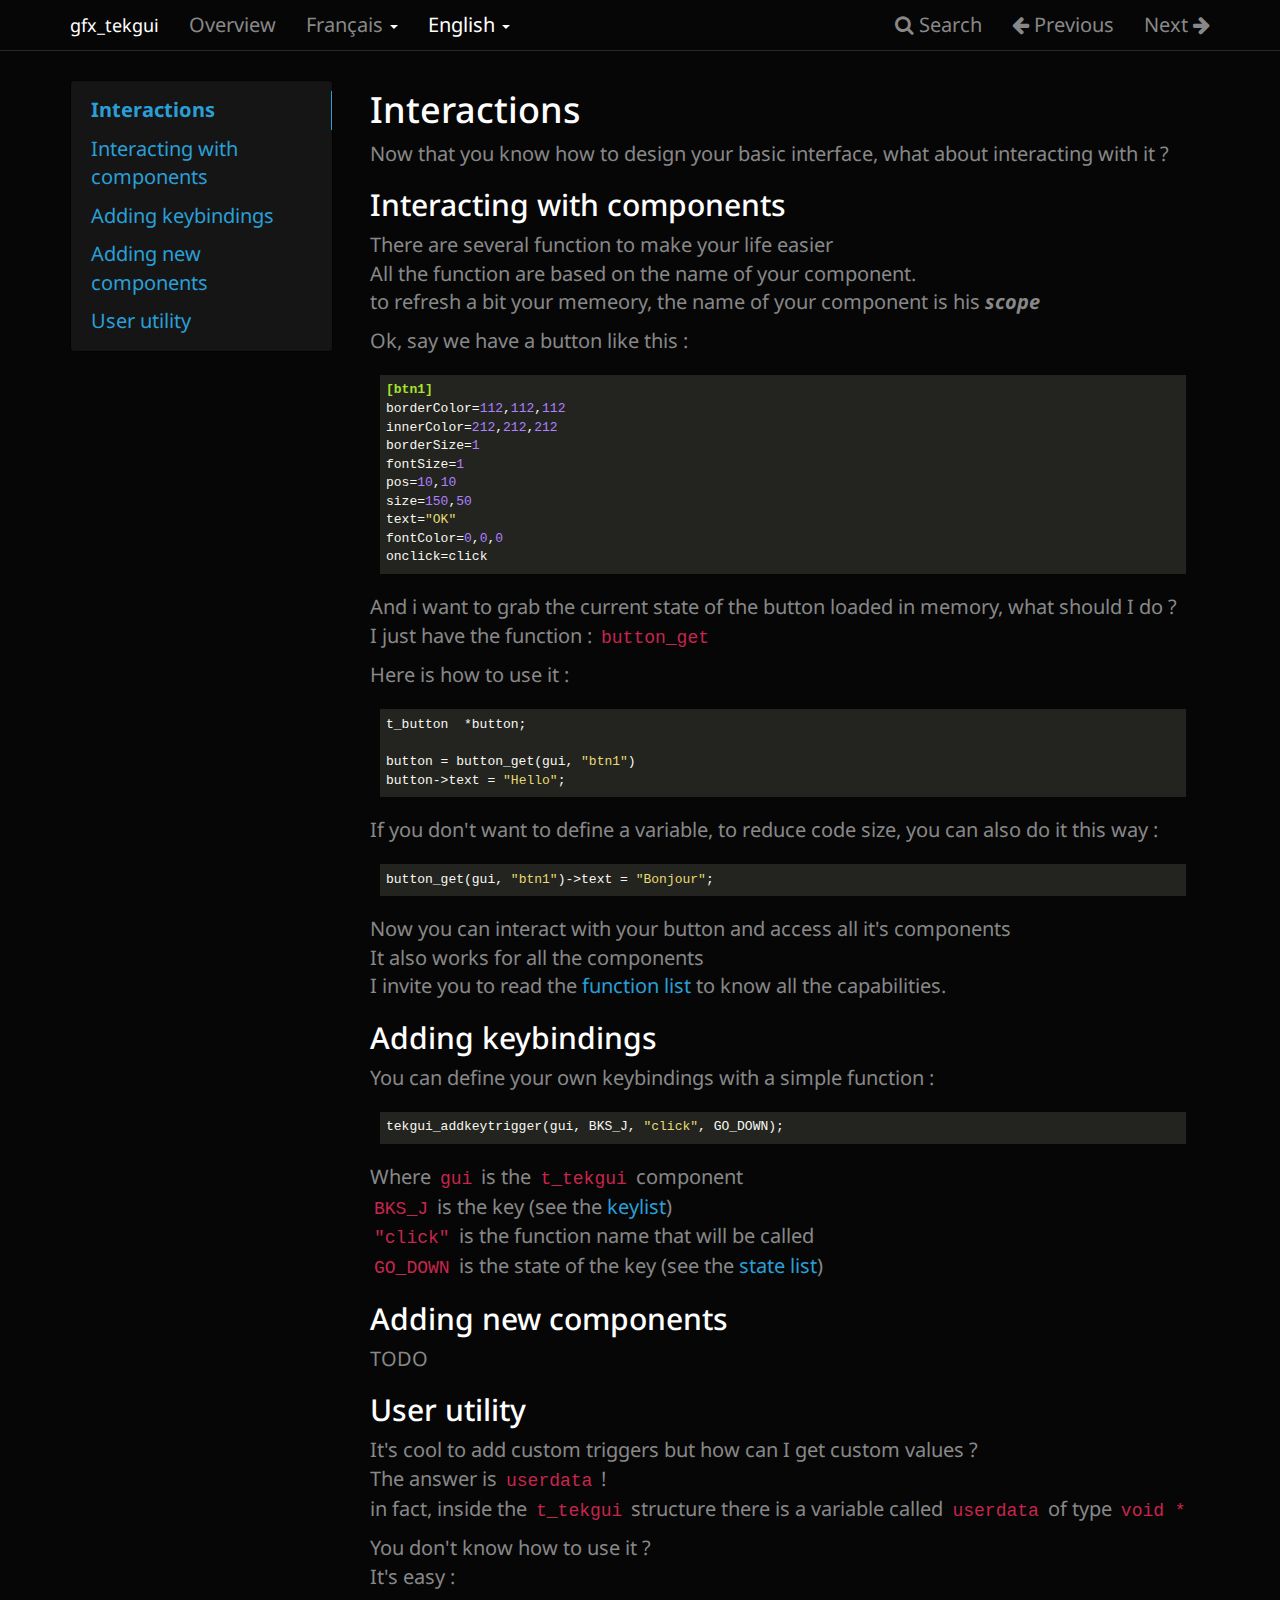
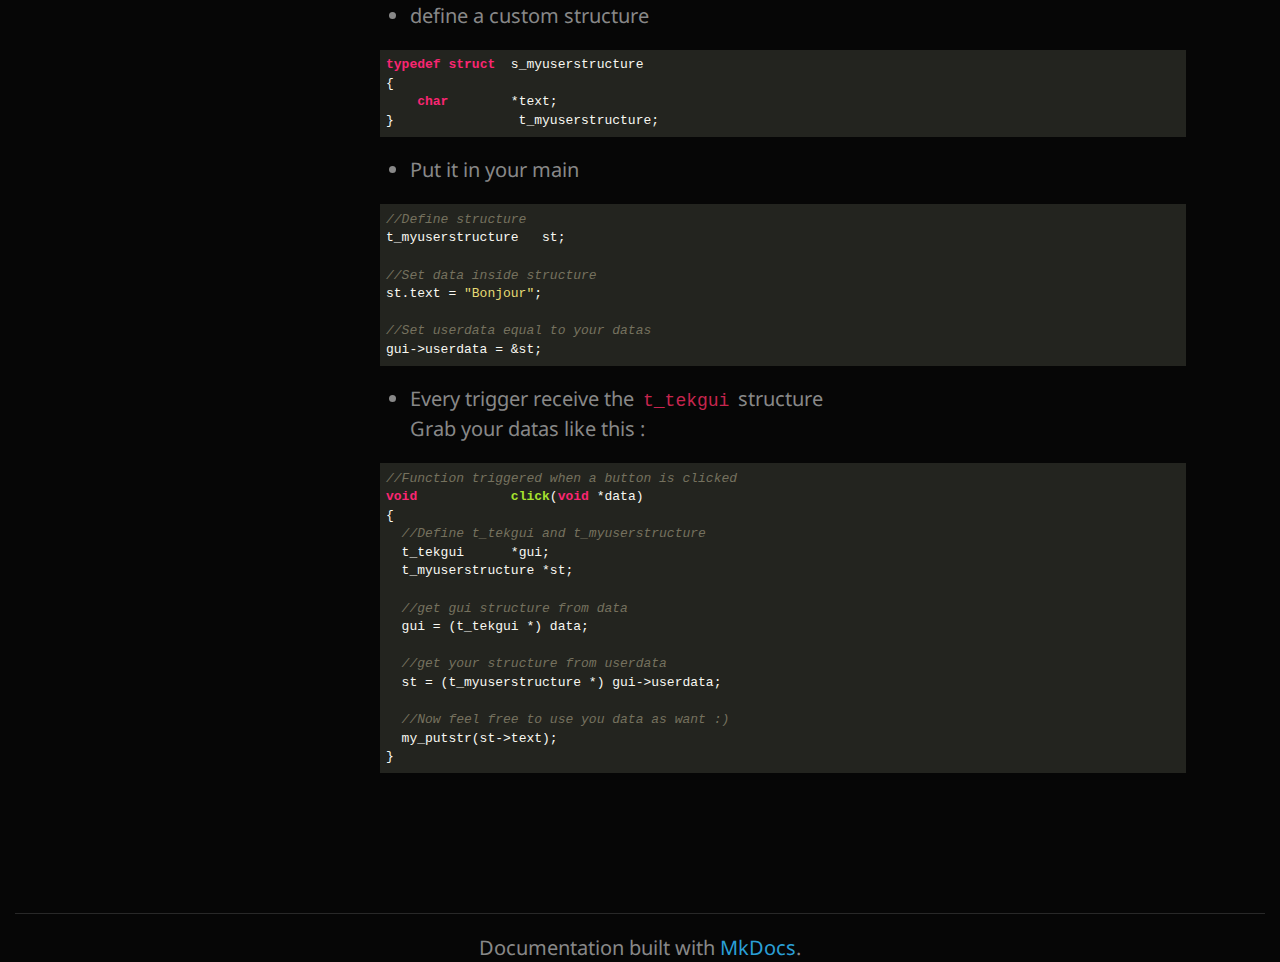
<file: en/functions/index.html>
<!DOCTYPE html>
<html lang="en">
    <head>
        <meta charset="utf-8">
        <meta http-equiv="X-UA-Compatible" content="IE=edge">
        <meta name="viewport" content="width=device-width, initial-scale=1.0">
        
        
        
        <link rel="shortcut icon" href="../../img/favicon.ico">

	<title>Functions - gfx_tekgui</title>

        <link href="../../css/bootstrap-custom.min.css" rel="stylesheet">
        <link href="../../css/font-awesome-4.0.3.css" rel="stylesheet">
        <link rel="stylesheet" href="../../css/highlight.css">
        <link href="../../css/base.css" rel="stylesheet">
        <link href="../../css/extra.css" rel="stylesheet">
        <link href="../../css/highlight-fix.css" rel="stylesheet">

        <!-- HTML5 shim and Respond.js IE8 support of HTML5 elements and media queries -->
        <!--[if lt IE 9]>
            <script src="https://oss.maxcdn.com/libs/html5shiv/3.7.0/html5shiv.js"></script>
            <script src="https://oss.maxcdn.com/libs/respond.js/1.3.0/respond.min.js"></script>
        <![endif]-->

        
    </head>

    <body>

        <div class="navbar navbar-default navbar-fixed-top" role="navigation">
    <div class="container">

        <!-- Collapsed navigation -->
        <div class="navbar-header">
            <!-- Expander button -->
            <button type="button" class="navbar-toggle" data-toggle="collapse" data-target=".navbar-collapse">
                <span class="sr-only">Toggle navigation</span>
                <span class="icon-bar"></span>
                <span class="icon-bar"></span>
                <span class="icon-bar"></span>
            </button>

            <!-- Main title -->
            <a class="navbar-brand" href="../..">gfx_tekgui</a>
        </div>

        <!-- Expanded navigation -->
        <div class="navbar-collapse collapse">
            <!-- Main navigation -->
            <ul class="nav navbar-nav">
            
            
                <li >
                    <a href="../..">Overview</a>
                </li>
            
            
            
                <li class="dropdown">
                    <a href="#" class="dropdown-toggle" data-toggle="dropdown">Français <b class="caret"></b></a>
                    <ul class="dropdown-menu">
                    
                        <li >
                            <a href="../../fr/basics/">Bases</a>
                        </li>
                    
                        <li >
                            <a href="../../fr/building_ini/">Comment construire un ini</a>
                        </li>
                    
                        <li >
                            <a href="../../fr/components/">Configuration des conmposants</a>
                        </li>
                    
                        <li >
                            <a href="./">Fonctions</a>
                        </li>
                    
                        <li >
                            <a href="../function_list/">Liste des fonction</a>
                        </li>
                    
                        <li >
                            <a href="../../keys/">Clavier</a>
                        </li>
                    
                    </ul>
                </li>
            
            
            
                <li class="dropdown active">
                    <a href="#" class="dropdown-toggle" data-toggle="dropdown">English <b class="caret"></b></a>
                    <ul class="dropdown-menu">
                    
                        <li >
                            <a href="../basics/">Basics</a>
                        </li>
                    
                        <li >
                            <a href="../building_ini/">How to build an ini</a>
                        </li>
                    
                        <li >
                            <a href="../components/">Components configuration</a>
                        </li>
                    
                        <li class="active">
                            <a href="./">Functions</a>
                        </li>
                    
                        <li >
                            <a href="../function_list/">Function list</a>
                        </li>
                    
                        <li >
                            <a href="../../keys/">Keys</a>
                        </li>
                    
                    </ul>
                </li>
            
            
            </ul>

            <!-- Search, Navigation and Repo links -->
            <ul class="nav navbar-nav navbar-right">
                <li>
                    <a href="#" data-toggle="modal" data-target="#mkdocs_search_modal">
                        <i class="fa fa-search"></i> Search
                    </a>
                </li>
                <li >
                    <a rel="next" href="../components/">
                        <i class="fa fa-arrow-left"></i> Previous
                    </a>
                </li>
                <li >
                    <a rel="prev" href="../function_list/">
                        Next <i class="fa fa-arrow-right"></i>
                    </a>
                </li>
                
            </ul>
        </div>
    </div>
</div>

        <div class="container">
            <div class="col-md-3"><div class="bs-sidebar hidden-print affix well" role="complementary">
    <ul class="nav bs-sidenav">
    
        <li class="main active"><a href="#interactions">Interactions</a></li>
        
            <li><a href="#interacting-with-components">Interacting with components</a></li>
        
            <li><a href="#adding-keybindings">Adding keybindings</a></li>
        
            <li><a href="#adding-new-components">Adding new components</a></li>
        
            <li><a href="#user-utility">User utility</a></li>
        
    
    </ul>
</div></div>
            <div class="col-md-9" role="main">

<h1 id="interactions">Interactions</h1>
<p>Now that you know how to design your basic interface, what about interacting with it ?</p>
<h2 id="interacting-with-components">Interacting with components</h2>
<p>There are several function to make your life easier<br />
All the function are based on the name of your component.<br />
to refresh a bit your memeory, the name of your component is his <strong><em>scope</em></strong></p>
<p>Ok, say we have a button like this :</p>
<pre><code class="ini">[btn1]
borderColor=112,112,112
innerColor=212,212,212
borderSize=1
fontSize=1
pos=10,10
size=150,50
text=&quot;OK&quot;
fontColor=0,0,0
onclick=click
</code></pre>

<p>And i want to grab the current state of the button loaded in memory, what should I do ?<br />
I just have the function : <code>button_get</code></p>
<p>Here is how to use it :</p>
<pre><code class="c">t_button  *button;

button = button_get(gui, &quot;btn1&quot;)
button-&gt;text = &quot;Hello&quot;;
</code></pre>

<p>If you don't want to define a variable, to reduce code size, you can also do it this way :</p>
<pre><code class="code">button_get(gui, &quot;btn1&quot;)-&gt;text = &quot;Bonjour&quot;;
</code></pre>

<p>Now you can interact with your button and access all it's components<br />
It also works for all the components<br />
I invite you to read the <a href="../function_list/">function list</a> to know all the capabilities.</p>
<h2 id="adding-keybindings">Adding keybindings</h2>
<p>You can define your own keybindings with a simple function :</p>
<pre><code class="c">tekgui_addkeytrigger(gui, BKS_J, &quot;click&quot;, GO_DOWN);
</code></pre>

<p>Where <code>gui</code> is the <code>t_tekgui</code> component<br />
<code>BKS_J</code> is the key (see the <a href="../../keys/">keylist</a>)<br />
<code>"click"</code> is the function name that will be called<br />
<code>GO_DOWN</code> is the state of the key (see the <a href="../../keys.md/#state-list">state list</a>)</p>
<h2 id="adding-new-components">Adding new components</h2>
<p>TODO</p>
<h2 id="user-utility">User utility</h2>
<p>It's cool to add custom triggers but how can I get custom values ?<br />
The answer is <code>userdata</code> !<br />
in fact, inside the <code>t_tekgui</code> structure there is a variable called <code>userdata</code> of type <code>void *</code></p>
<p>You don't know how to use it ?<br />
It's easy :</p>
<ul>
<li>define a custom structure</li>
</ul>
<pre><code class="c">typedef struct  s_myuserstructure
{
    char        *text;
}                t_myuserstructure;
</code></pre>

<ul>
<li>Put it in your main</li>
</ul>
<pre><code class="c">//Define structure
t_myuserstructure   st;

//Set data inside structure
st.text = &quot;Bonjour&quot;;

//Set userdata equal to your datas
gui-&gt;userdata = &amp;st;
</code></pre>

<ul>
<li>Every trigger receive the <code>t_tekgui</code> structure<br />
Grab your datas like this :</li>
</ul>
<pre><code class="c">//Function triggered when a button is clicked
void            click(void *data)
{
  //Define t_tekgui and t_myuserstructure
  t_tekgui      *gui;
  t_myuserstructure *st;

  //get gui structure from data
  gui = (t_tekgui *) data;

  //get your structure from userdata
  st = (t_myuserstructure *) gui-&gt;userdata;

  //Now feel free to use you data as want :)
  my_putstr(st-&gt;text);
}
</code></pre></div>
        </div>

        <footer class="col-md-12">
            <hr>
            
            <center>Documentation built with <a href="http://www.mkdocs.org/">MkDocs</a>.</center>
        </footer>

        <script src="../../js/jquery-1.10.2.min.js"></script>
        <script src="../../js/bootstrap-3.0.3.min.js"></script>
        <script src="../../js/highlight.pack.js"></script>
        <script>var base_url = '../..';</script>
        <script data-main="../../mkdocs/js/search.js" src="../../mkdocs/js/require.js"></script>
        <script src="../../js/base.js"></script>

        <div class="modal" id="mkdocs_search_modal" tabindex="-1" role="dialog" aria-labelledby="Search Modal" aria-hidden="true">
            <div class="modal-dialog">
                <div class="modal-content">
                    <div class="modal-header">
                        <button type="button" class="close" data-dismiss="modal"><span aria-hidden="true">&times;</span><span class="sr-only">Close</span></button>
                        <h4 class="modal-title" id="exampleModalLabel">Search</h4>
                    </div>
                    <div class="modal-body">
                        <p>
                            From here you can search these documents. Enter
                            your search terms below.
                        </p>
                        <form role="form">
                            <div class="form-group">
                                <input type="text" class="form-control" placeholder="Search..." id="mkdocs-search-query">
                            </div>
                        </form>
                        <div id="mkdocs-search-results"></div>
                    </div>
                    <div class="modal-footer">
                    </div>
                </div>
            </div>
        </div>
    </body>
</html>
</file>
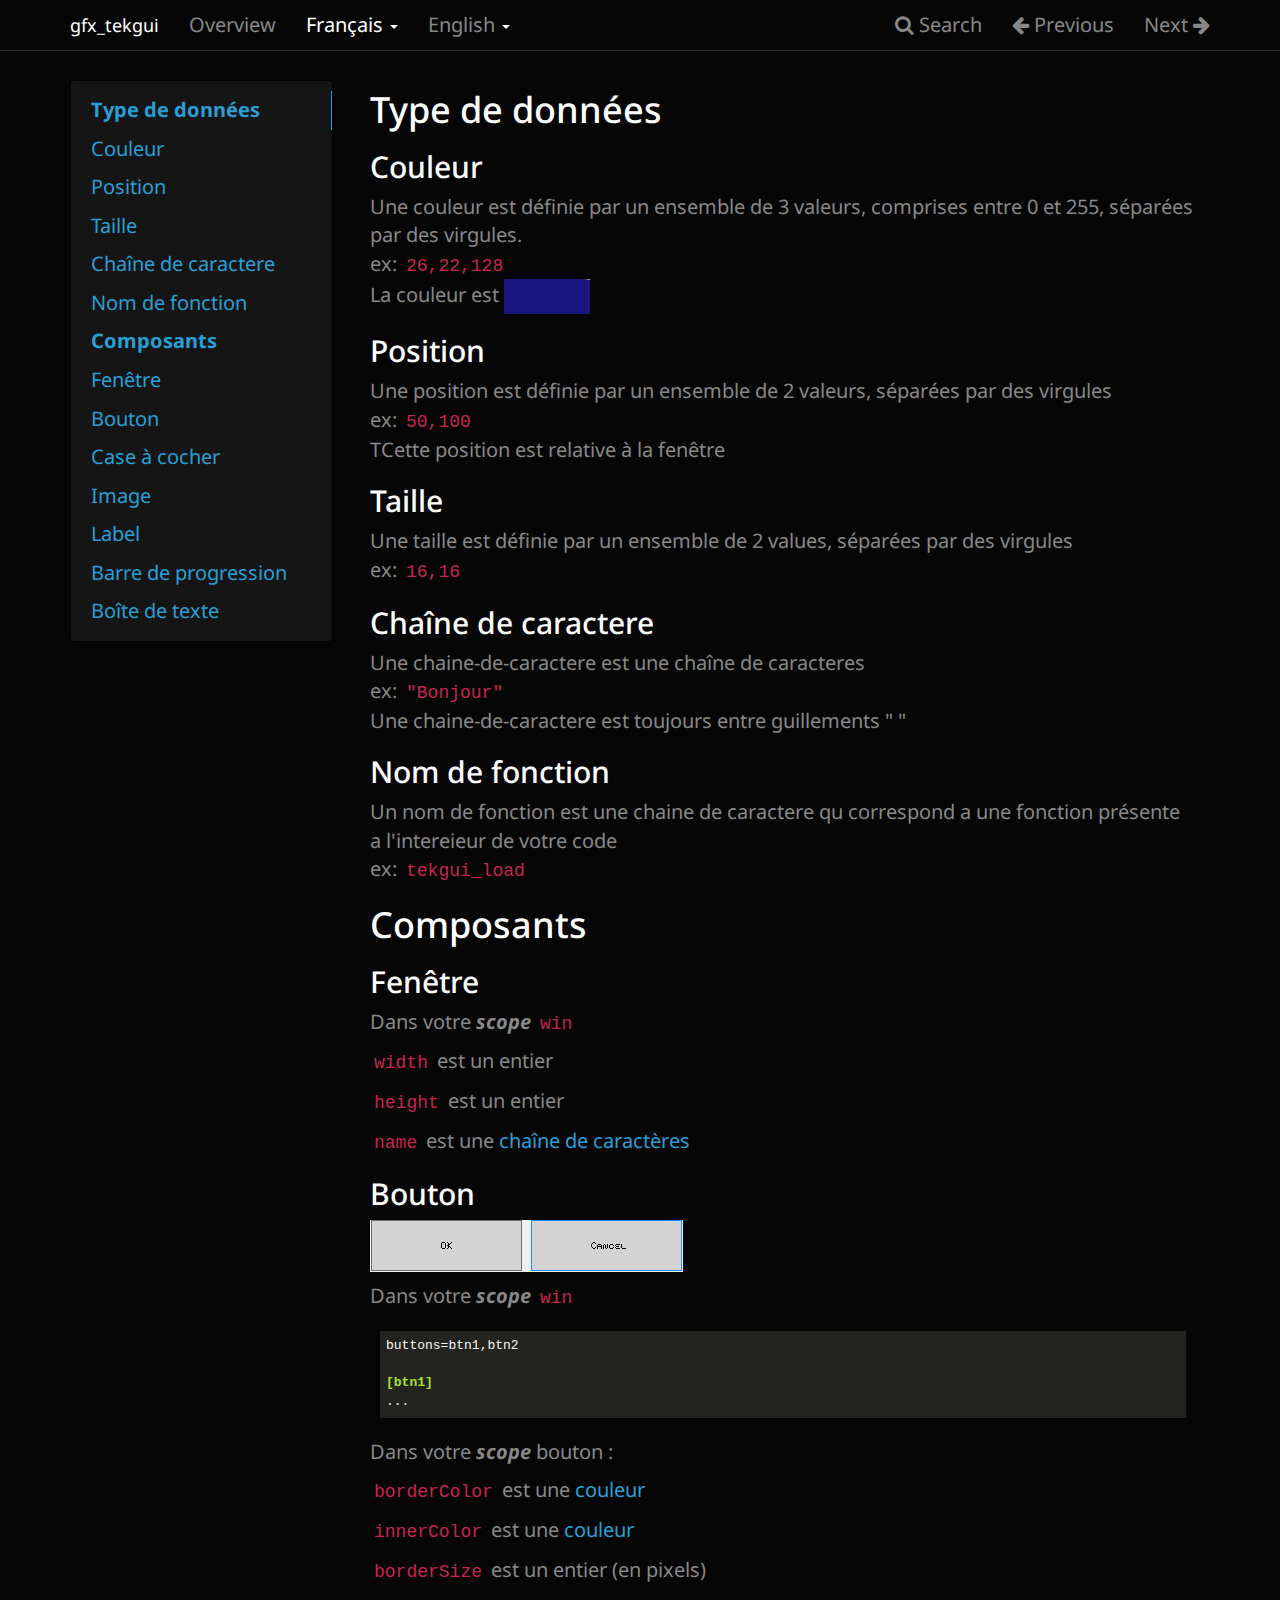
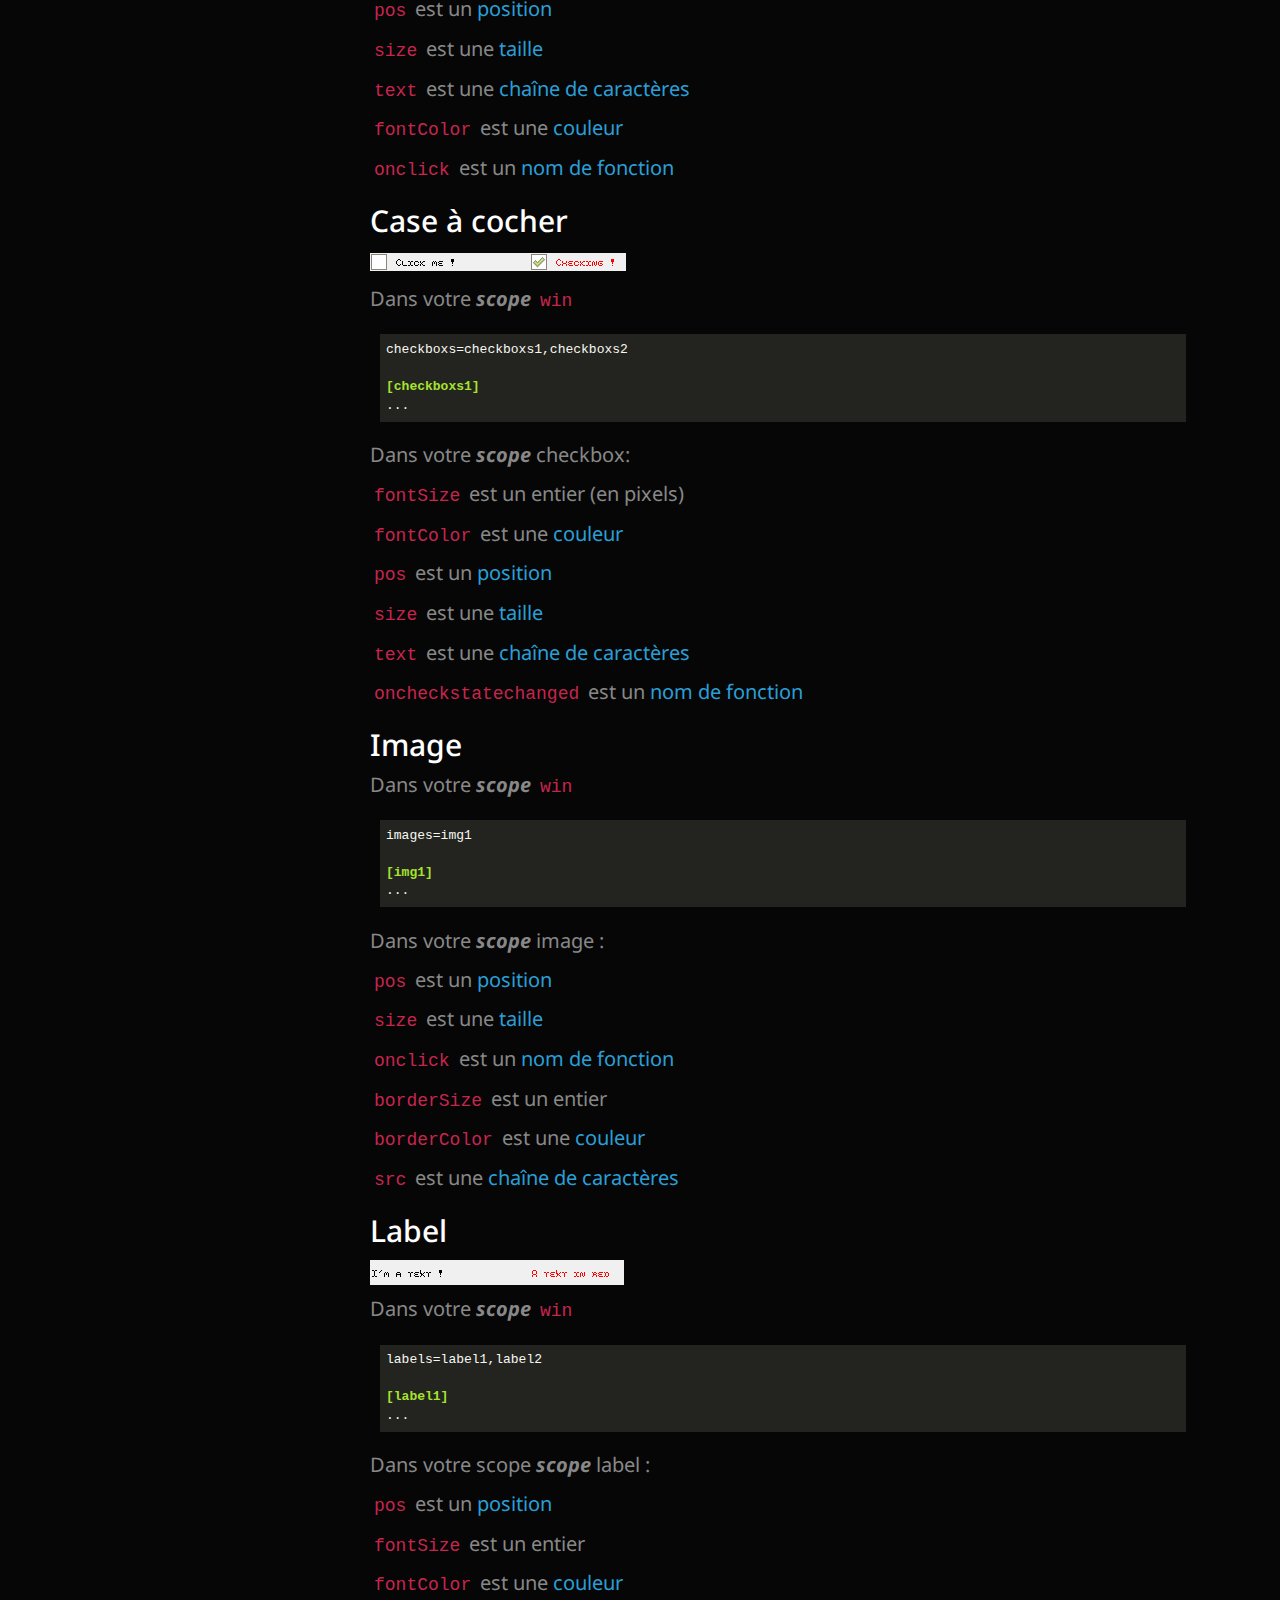
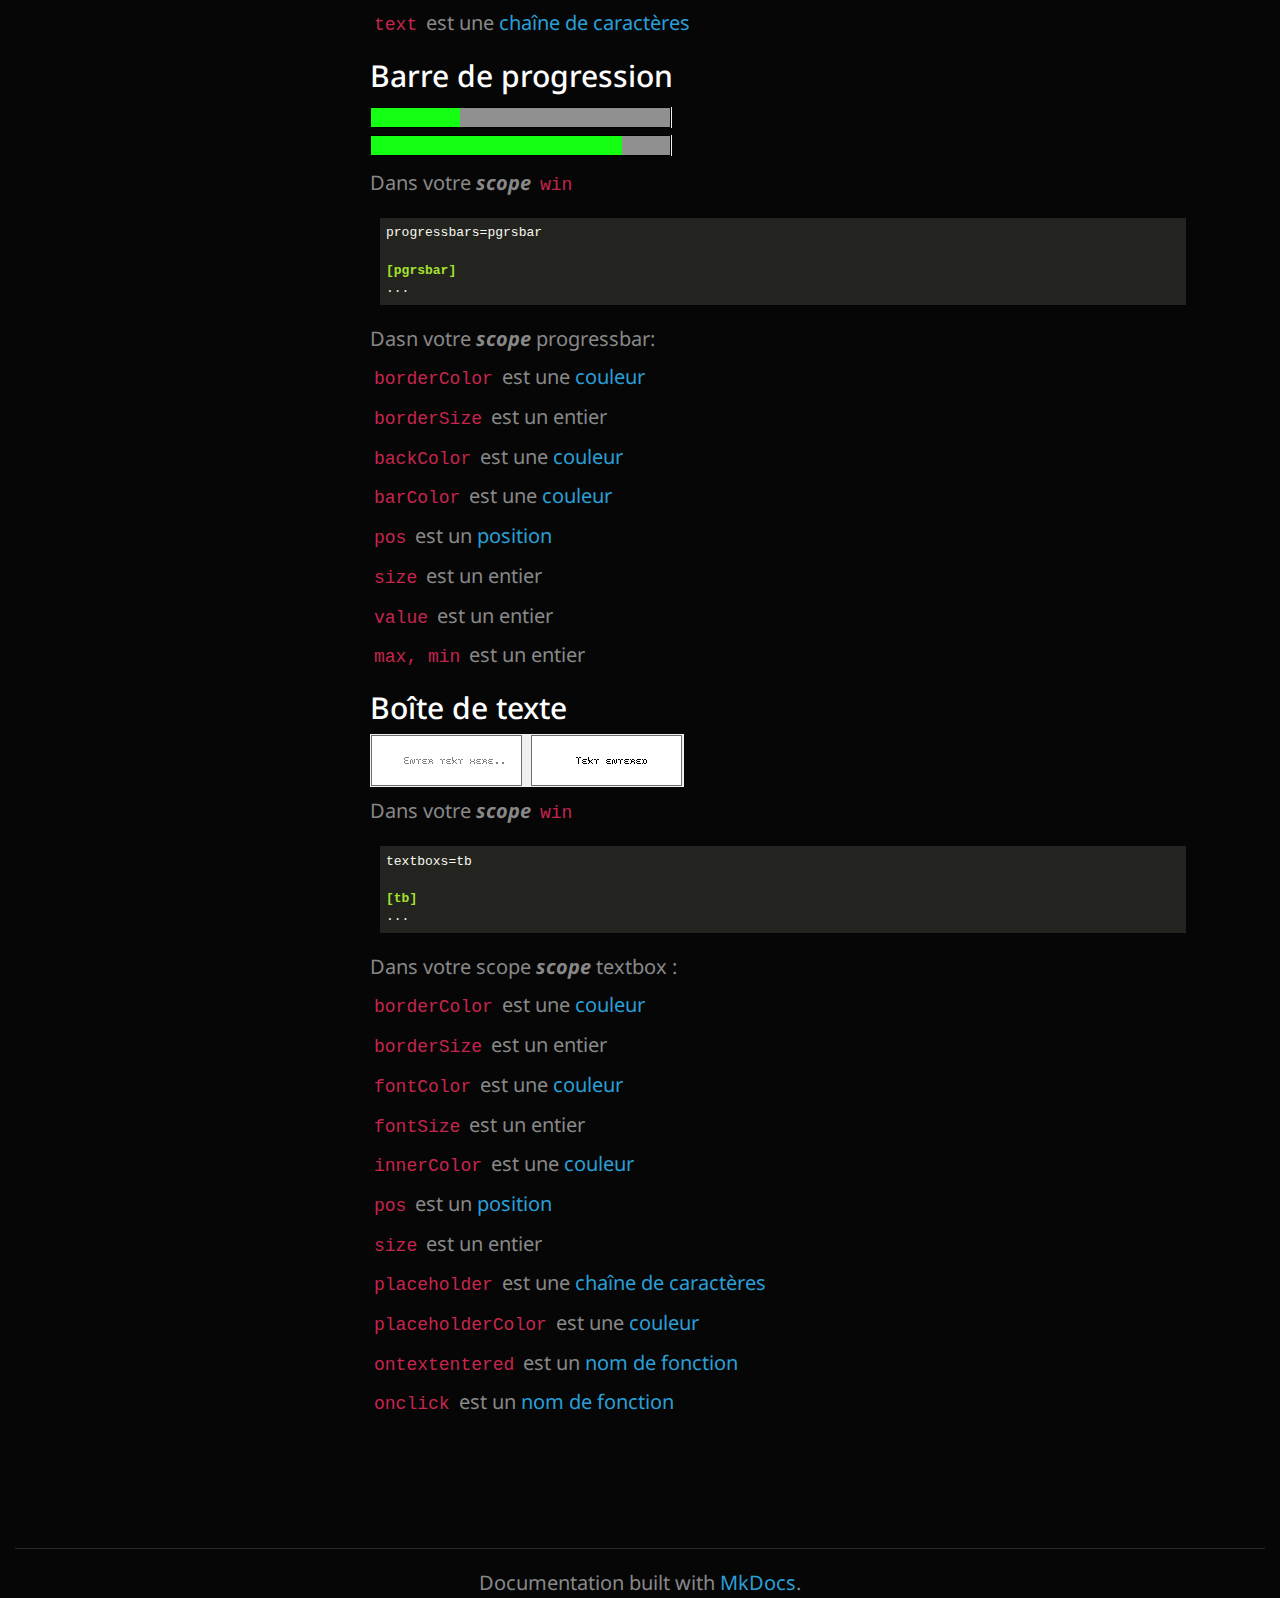
<file: fr/components/index.html>
<!DOCTYPE html>
<html lang="en">
    <head>
        <meta charset="utf-8">
        <meta http-equiv="X-UA-Compatible" content="IE=edge">
        <meta name="viewport" content="width=device-width, initial-scale=1.0">
        
        
        
        <link rel="shortcut icon" href="../../img/favicon.ico">

	<title>Configuration des conmposants - gfx_tekgui</title>

        <link href="../../css/bootstrap-custom.min.css" rel="stylesheet">
        <link href="../../css/font-awesome-4.0.3.css" rel="stylesheet">
        <link rel="stylesheet" href="../../css/highlight.css">
        <link href="../../css/base.css" rel="stylesheet">
        <link href="../../css/extra.css" rel="stylesheet">
        <link href="../../css/highlight-fix.css" rel="stylesheet">

        <!-- HTML5 shim and Respond.js IE8 support of HTML5 elements and media queries -->
        <!--[if lt IE 9]>
            <script src="https://oss.maxcdn.com/libs/html5shiv/3.7.0/html5shiv.js"></script>
            <script src="https://oss.maxcdn.com/libs/respond.js/1.3.0/respond.min.js"></script>
        <![endif]-->

        
    </head>

    <body>

        <div class="navbar navbar-default navbar-fixed-top" role="navigation">
    <div class="container">

        <!-- Collapsed navigation -->
        <div class="navbar-header">
            <!-- Expander button -->
            <button type="button" class="navbar-toggle" data-toggle="collapse" data-target=".navbar-collapse">
                <span class="sr-only">Toggle navigation</span>
                <span class="icon-bar"></span>
                <span class="icon-bar"></span>
                <span class="icon-bar"></span>
            </button>

            <!-- Main title -->
            <a class="navbar-brand" href="../..">gfx_tekgui</a>
        </div>

        <!-- Expanded navigation -->
        <div class="navbar-collapse collapse">
            <!-- Main navigation -->
            <ul class="nav navbar-nav">
            
            
                <li >
                    <a href="../..">Overview</a>
                </li>
            
            
            
                <li class="dropdown active">
                    <a href="#" class="dropdown-toggle" data-toggle="dropdown">Français <b class="caret"></b></a>
                    <ul class="dropdown-menu">
                    
                        <li >
                            <a href="../basics/">Bases</a>
                        </li>
                    
                        <li >
                            <a href="../building_ini/">Comment construire un ini</a>
                        </li>
                    
                        <li class="active">
                            <a href="./">Configuration des conmposants</a>
                        </li>
                    
                        <li >
                            <a href="../../en/functions/">Fonctions</a>
                        </li>
                    
                        <li >
                            <a href="../../en/function_list/">Liste des fonction</a>
                        </li>
                    
                        <li >
                            <a href="../../keys/">Clavier</a>
                        </li>
                    
                    </ul>
                </li>
            
            
            
                <li class="dropdown">
                    <a href="#" class="dropdown-toggle" data-toggle="dropdown">English <b class="caret"></b></a>
                    <ul class="dropdown-menu">
                    
                        <li >
                            <a href="../../en/basics/">Basics</a>
                        </li>
                    
                        <li >
                            <a href="../../en/building_ini/">How to build an ini</a>
                        </li>
                    
                        <li >
                            <a href="../../en/components/">Components configuration</a>
                        </li>
                    
                        <li >
                            <a href="../../en/functions/">Functions</a>
                        </li>
                    
                        <li >
                            <a href="../../en/function_list/">Function list</a>
                        </li>
                    
                        <li >
                            <a href="../../keys/">Keys</a>
                        </li>
                    
                    </ul>
                </li>
            
            
            </ul>

            <!-- Search, Navigation and Repo links -->
            <ul class="nav navbar-nav navbar-right">
                <li>
                    <a href="#" data-toggle="modal" data-target="#mkdocs_search_modal">
                        <i class="fa fa-search"></i> Search
                    </a>
                </li>
                <li >
                    <a rel="next" href="../building_ini/">
                        <i class="fa fa-arrow-left"></i> Previous
                    </a>
                </li>
                <li >
                    <a rel="prev" href="../../en/functions/">
                        Next <i class="fa fa-arrow-right"></i>
                    </a>
                </li>
                
            </ul>
        </div>
    </div>
</div>

        <div class="container">
            <div class="col-md-3"><div class="bs-sidebar hidden-print affix well" role="complementary">
    <ul class="nav bs-sidenav">
    
        <li class="main active"><a href="#type-de-donnees">Type de données</a></li>
        
            <li><a href="#couleur">Couleur</a></li>
        
            <li><a href="#position">Position</a></li>
        
            <li><a href="#taille">Taille</a></li>
        
            <li><a href="#chaine-de-caractere">Chaîne de caractere</a></li>
        
            <li><a href="#nom-de-fonction">Nom de fonction</a></li>
        
    
        <li class="main "><a href="#composants">Composants</a></li>
        
            <li><a href="#fenetre">Fenêtre</a></li>
        
            <li><a href="#bouton">Bouton</a></li>
        
            <li><a href="#case-a-cocher">Case à cocher</a></li>
        
            <li><a href="#image">Image</a></li>
        
            <li><a href="#label">Label</a></li>
        
            <li><a href="#barre-de-progression">Barre de progression</a></li>
        
            <li><a href="#boite-de-texte">Boîte de texte</a></li>
        
    
    </ul>
</div></div>
            <div class="col-md-9" role="main">

<h1 id="type-de-donnees">Type de données</h1>
<h2 id="couleur">Couleur</h2>
<p>Une couleur est définie par un ensemble de 3 valeurs, comprises entre 0 et 255, séparées par des virgules. <br> ex: <code>26,22,128</code> <br> La couleur est <img alt="preview image" src="../../img/blue_color.png" /></p>
<h2 id="position">Position</h2>
<p>Une position est définie par un ensemble de 2 valeurs, séparées par des virgules <br> ex: <code>50,100</code> <br> TCette position est relative à la fenêtre</p>
<h2 id="taille">Taille</h2>
<p>Une taille est définie par un ensemble de 2 values, séparées par des virgules <br> ex: <code>16,16</code></p>
<h2 id="chaine-de-caractere">Chaîne de caractere</h2>
<p>Une chaine-de-caractere est une chaîne de caracteres <br> ex: <code>"Bonjour"</code> <br> Une chaine-de-caractere est toujours entre guillements " "</p>
<h2 id="nom-de-fonction">Nom de fonction</h2>
<p>Un nom de fonction est une chaine de caractere qu correspond a une fonction présente a l'intereieur de votre code <br> ex: <code>tekgui_load</code></p>
<h1 id="composants">Composants</h1>
<h2 id="fenetre">Fenêtre</h2>
<p>Dans votre <em><strong>scope</strong></em> <code>win</code></p>
<p><code>width</code> est un entier</p>
<p><code>height</code> est un entier</p>
<p><code>name</code> est une <a href="../../en/components/#chaine-de-caractere">chaîne de caractères</a></p>
<h2 id="bouton">Bouton</h2>
<p><img alt="preview" src="../../img/button.png" /></p>
<p>Dans votre <em><strong>scope</strong></em> <code>win</code></p>
<pre><code class="ini">buttons=btn1,btn2

[btn1]
...
</code></pre>

<p>Dans votre <em><strong>scope</strong></em> bouton :</p>
<p><code>borderColor</code> est une <a href="../../fr/components/#couleur">couleur</a></p>
<p><code>innerColor</code> est une <a href="../../fr/components/#couleur">couleur</a></p>
<p><code>borderSize</code> est un entier (en pixels)</p>
<p><code>pos</code> est un <a href="../../en/components/#position">position</a></p>
<p><code>size</code> est une <a href="../../en/components/#taille">taille</a></p>
<p><code>text</code> est une <a href="../../en/components/#chaine-de-caractere">chaîne de caractères</a></p>
<p><code>fontColor</code> est une <a href="../../fr/components/#couleur">couleur</a></p>
<p><code>onclick</code> est un <a href="../../en/components/#nom-de-fonction">nom de fonction</a></p>
<h2 id="case-a-cocher">Case à cocher</h2>
<p><img alt="preview" src="../../img/checkbox.png" /></p>
<p>Dans votre <em><strong>scope</strong></em> <code>win</code></p>
<pre><code class="ini">checkboxs=checkboxs1,checkboxs2

[checkboxs1]
...
</code></pre>

<p>Dans votre <strong><em>scope</em></strong> checkbox:</p>
<p><code>fontSize</code> est un entier (en pixels)</p>
<p><code>fontColor</code>  est une <a href="../../fr/components/#couleur">couleur</a></p>
<p><code>pos</code> est un <a href="../../en/components/#position">position</a></p>
<p><code>size</code> est une <a href="../../en/components/#taille">taille</a></p>
<p><code>text</code> est une <a href="../../en/components/#chaine-de-caractere">chaîne de caractères</a></p>
<p><code>oncheckstatechanged</code> est un <a href="../../en/components/#nom-de-fonction">nom de fonction</a></p>
<h2 id="image">Image</h2>
<p>Dans votre <em><strong>scope</strong></em> <code>win</code></p>
<pre><code class="ini">images=img1

[img1]
...
</code></pre>

<p>Dans votre <strong><em>scope</em></strong> image :</p>
<p><code>pos</code> est un <a href="../../en/components/#position">position</a></p>
<p><code>size</code> est une <a href="../../en/components/#taille">taille</a></p>
<p><code>onclick</code> est un <a href="../../en/components/#nom-de-fonction">nom de fonction</a></p>
<p><code>borderSize</code> est un entier</p>
<p><code>borderColor</code> est une <a href="../../fr/components/#couleur">couleur</a></p>
<p><code>src</code> est une <a href="../../en/components/#chaine-de-caractere">chaîne de caractères</a></p>
<h2 id="label">Label</h2>
<p><img alt="preview" src="../../img/label.png" /></p>
<p>Dans votre <em><strong>scope</strong></em> <code>win</code></p>
<pre><code class="ini">labels=label1,label2

[label1]
...
</code></pre>

<p>Dans votre scope <strong><em>scope</em></strong> label :</p>
<p><code>pos</code> est un <a href="../../en/components/#position">position</a></p>
<p><code>fontSize</code> est un entier</p>
<p><code>fontColor</code> est une <a href="../../fr/components/#couleur">couleur</a></p>
<p><code>text</code> est une <a href="../../en/components/#chaine-de-caractere">chaîne de caractères</a></p>
<h2 id="barre-de-progression">Barre de progression</h2>
<p><img alt="preview" src="../../img/progressbar1.png" /><br />
<img alt="preview" src="../../img/progressbar2.png" /></p>
<p>Dans votre <em><strong>scope</strong></em> <code>win</code></p>
<pre><code class="ini">progressbars=pgrsbar

[pgrsbar]
...
</code></pre>

<p>Dasn votre <strong><em>scope</em></strong> progressbar:</p>
<p><code>borderColor</code> est une <a href="../../fr/components/#couleur">couleur</a></p>
<p><code>borderSize</code> est un entier</p>
<p><code>backColor</code> est une <a href="../../fr/components/#couleur">couleur</a></p>
<p><code>barColor</code> est une <a href="../../fr/components/#couleur">couleur</a></p>
<p><code>pos</code> est un <a href="../../en/components/#position">position</a></p>
<p><code>size</code> est un entier</p>
<p><code>value</code> est un entier</p>
<p><code>max, min</code> est un entier</p>
<h2 id="boite-de-texte">Boîte de texte</h2>
<p><img alt="preview" src="../../img/textbox.png" /></p>
<p>Dans votre <em><strong>scope</strong></em> <code>win</code></p>
<pre><code class="ini">textboxs=tb

[tb]
...
</code></pre>

<p>Dans votre scope <strong><em>scope</em></strong> textbox :</p>
<p><code>borderColor</code> est une <a href="../../fr/components/#couleur">couleur</a></p>
<p><code>borderSize</code> est un entier</p>
<p><code>fontColor</code> est une <a href="../../fr/components/#couleur">couleur</a></p>
<p><code>fontSize</code> est un entier</p>
<p><code>innerColor</code> est une <a href="../../fr/components/#couleur">couleur</a></p>
<p><code>pos</code> est un <a href="../../en/components/#position">position</a></p>
<p><code>size</code> est un entier</p>
<p><code>placeholder</code> est une <a href="../../en/components/#chaine-de-caractere">chaîne de caractères</a></p>
<p><code>placeholderColor</code> est une <a href="../../fr/components/#couleur">couleur</a></p>
<p><code>ontextentered</code> est un <a href="../../en/components/#nom-de-fonction">nom de fonction</a></p>
<p><code>onclick</code> est un <a href="../../en/components/#nom-de-fonction">nom de fonction</a></p></div>
        </div>

        <footer class="col-md-12">
            <hr>
            
            <center>Documentation built with <a href="http://www.mkdocs.org/">MkDocs</a>.</center>
        </footer>

        <script src="../../js/jquery-1.10.2.min.js"></script>
        <script src="../../js/bootstrap-3.0.3.min.js"></script>
        <script src="../../js/highlight.pack.js"></script>
        <script>var base_url = '../..';</script>
        <script data-main="../../mkdocs/js/search.js" src="../../mkdocs/js/require.js"></script>
        <script src="../../js/base.js"></script>

        <div class="modal" id="mkdocs_search_modal" tabindex="-1" role="dialog" aria-labelledby="Search Modal" aria-hidden="true">
            <div class="modal-dialog">
                <div class="modal-content">
                    <div class="modal-header">
                        <button type="button" class="close" data-dismiss="modal"><span aria-hidden="true">&times;</span><span class="sr-only">Close</span></button>
                        <h4 class="modal-title" id="exampleModalLabel">Search</h4>
                    </div>
                    <div class="modal-body">
                        <p>
                            From here you can search these documents. Enter
                            your search terms below.
                        </p>
                        <form role="form">
                            <div class="form-group">
                                <input type="text" class="form-control" placeholder="Search..." id="mkdocs-search-query">
                            </div>
                        </form>
                        <div id="mkdocs-search-results"></div>
                    </div>
                    <div class="modal-footer">
                    </div>
                </div>
            </div>
        </div>
    </body>
</html>
</file>
<file: css/highlight.css>
/*
This is the GitHub theme for highlight.js

github.com style (c) Vasily Polovnyov <vast@whiteants.net>

*/

.hljs {
  display: block;
  overflow-x: auto;
  padding: 0.5em;
  color: #333;
  -webkit-text-size-adjust: none;
}

.hljs-comment,
.diff .hljs-header,
.hljs-javadoc {
  color: #998;
  font-style: italic;
}

.hljs-keyword,
.css .rule .hljs-keyword,
.hljs-winutils,
.nginx .hljs-title,
.hljs-subst,
.hljs-request,
.hljs-status {
  color: #333;
  font-weight: bold;
}

.hljs-number,
.hljs-hexcolor,
.ruby .hljs-constant {
  color: #008080;
}

.hljs-string,
.hljs-tag .hljs-value,
.hljs-phpdoc,
.hljs-dartdoc,
.tex .hljs-formula {
  color: #d14;
}

.hljs-title,
.hljs-id,
.scss .hljs-preprocessor {
  color: #900;
  font-weight: bold;
}

.hljs-list .hljs-keyword,
.hljs-subst {
  font-weight: normal;
}

.hljs-class .hljs-title,
.hljs-type,
.vhdl .hljs-literal,
.tex .hljs-command {
  color: #458;
  font-weight: bold;
}

.hljs-tag,
.hljs-tag .hljs-title,
.hljs-rule .hljs-property,
.django .hljs-tag .hljs-keyword {
  color: #000080;
  font-weight: normal;
}

.hljs-attribute,
.hljs-variable,
.lisp .hljs-body,
.hljs-name {
  color: #008080;
}

.hljs-regexp {
  color: #009926;
}

.hljs-symbol,
.ruby .hljs-symbol .hljs-string,
.lisp .hljs-keyword,
.clojure .hljs-keyword,
.scheme .hljs-keyword,
.tex .hljs-special,
.hljs-prompt {
  color: #990073;
}

.hljs-built_in {
  color: #0086b3;
}

.hljs-preprocessor,
.hljs-pragma,
.hljs-pi,
.hljs-doctype,
.hljs-shebang,
.hljs-cdata {
  color: #999;
  font-weight: bold;
}

.hljs-deletion {
  background: #fdd;
}

.hljs-addition {
  background: #dfd;
}

.diff .hljs-change {
  background: #0086b3;
}

.hljs-chunk {
  color: #aaa;
}
</file>
<file: css/base.css>
body {
    padding-top: 70px;
}

h1[id]:before, h2[id]:before, h3[id]:before, h4[id]:before, h5[id]:before, h6[id]:before {
    content: "";
    display: block;
    margin-top: -75px;
    height: 75px;
}

ul.nav li.main {
    font-weight: bold;
}

div.col-md-3 {
    padding-left: 0;
}

div.col-md-9 {
    padding-bottom: 100px;
}

div.source-links {
    float: right;
}

div.col-md-9 img {
  max-width: 100%;
}

/*
 * Side navigation
 *
 * Scrollspy and affixed enhanced navigation to highlight sections and secondary
 * sections of docs content.
 */

/* By default it's not affixed in mobile views, so undo that */
.bs-sidebar.affix {
    position: static;
}

.bs-sidebar.well {
    padding: 0;
}

/* First level of nav */
.bs-sidenav {
    margin-top: 30px;
    margin-bottom: 30px;
    padding-top:    10px;
    padding-bottom: 10px;
    border-radius: 5px;
}

/* All levels of nav */
.bs-sidebar .nav > li > a {
    display: block;
    padding: 5px 20px;
    z-index: 1;
}
.bs-sidebar .nav > li > a:hover,
.bs-sidebar .nav > li > a:focus {
    text-decoration: none;
    border-right: 1px solid;
}
.bs-sidebar .nav > .active > a,
.bs-sidebar .nav > .active:hover > a,
.bs-sidebar .nav > .active:focus > a {
    font-weight: bold;
    background-color: transparent;
    border-right: 1px solid;
}

/* Nav: second level (shown on .active) */
.bs-sidebar .nav .nav {
    display: none; /* Hide by default, but at >768px, show it */
    margin-bottom: 8px;
}
.bs-sidebar .nav .nav > li > a {
    padding-top:    3px;
    padding-bottom: 3px;
    padding-left: 30px;
    font-size: 90%;
}

/* Show and affix the side nav when space allows it */
@media (min-width: 992px) {
    .bs-sidebar .nav > .active > ul {
        display: block;
    }
    /* Widen the fixed sidebar */
    .bs-sidebar.affix,
    .bs-sidebar.affix-bottom {
        width: 213px;
    }
    .bs-sidebar.affix {
        position: fixed; /* Undo the static from mobile first approach */
        top: 80px;
    }
    .bs-sidebar.affix-bottom {
        position: absolute; /* Undo the static from mobile first approach */
    }
    .bs-sidebar.affix-bottom .bs-sidenav,
    .bs-sidebar.affix .bs-sidenav {
        margin-top: 0;
        margin-bottom: 0;
    }
}
@media (min-width: 1200px) {
    /* Widen the fixed sidebar again */
    .bs-sidebar.affix-bottom,
    .bs-sidebar.affix {
        width: 263px;
    }
}
</file>
<file: css/extra.css>
body
{
  font-size: 20px;
}

/*

Monokai Sublime style. Derived from Monokai by noformnocontent http://nn.mit-license.org/

*/

.hljs {
  display: block;
  overflow-x: auto;
  padding: 0.5em;
  background: #23241f;
}

.hljs,
.hljs-tag,
.hljs-subst {
  color: #f8f8f2;
}

.hljs-strong,
.hljs-emphasis {
  color: #a8a8a2;
}

.hljs-bullet,
.hljs-quote,
.hljs-number,
.hljs-regexp,
.hljs-literal,
.hljs-link {
  color: #ae81ff;
}

.hljs-code,
.hljs-title,
.hljs-section,
.hljs-selector-class {
  color: #a6e22e;
}

.hljs-strong {
  font-weight: bold;
}

.hljs-emphasis {
  font-style: italic;
}

.hljs-keyword,
.hljs-selector-tag,
.hljs-name,
.hljs-attr {
  color: #f92672;
}

.hljs-symbol,
.hljs-attribute {
  color: #66d9ef;
}

.hljs-params,
.hljs-class .hljs-title {
  color: #f8f8f2;
}

.hljs-string,
.hljs-type,
.hljs-built_in,
.hljs-builtin-name,
.hljs-selector-id,
.hljs-selector-attr,
.hljs-selector-pseudo,
.hljs-addition,
.hljs-variable,
.hljs-template-variable {
  color: #e6db74;
}

.hljs-comment,
.hljs-deletion,
.hljs-meta {
  color: #75715e;
}
</file>
<file: css/highlight-fix.css>
pre {
  background-color: transparent;
  border: none;
}

code {
  background-color: transparent;
}
</file>
